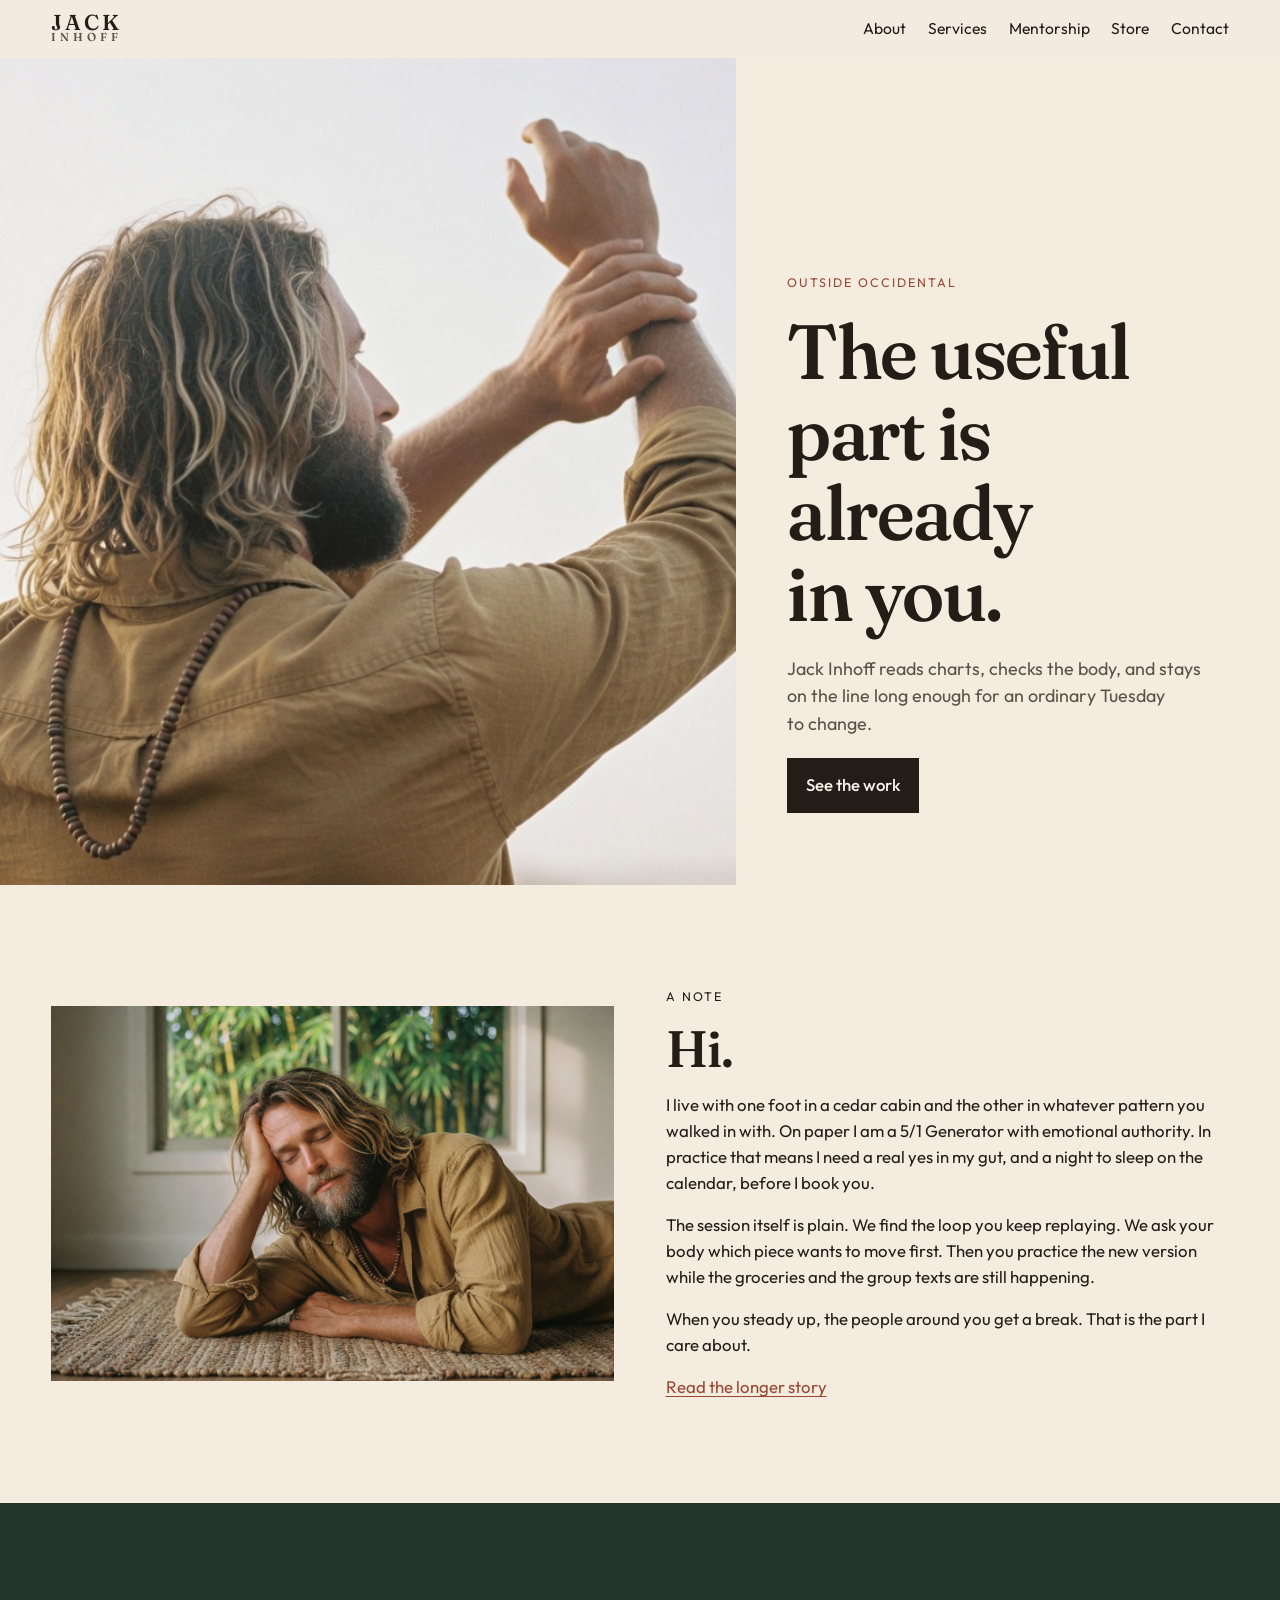
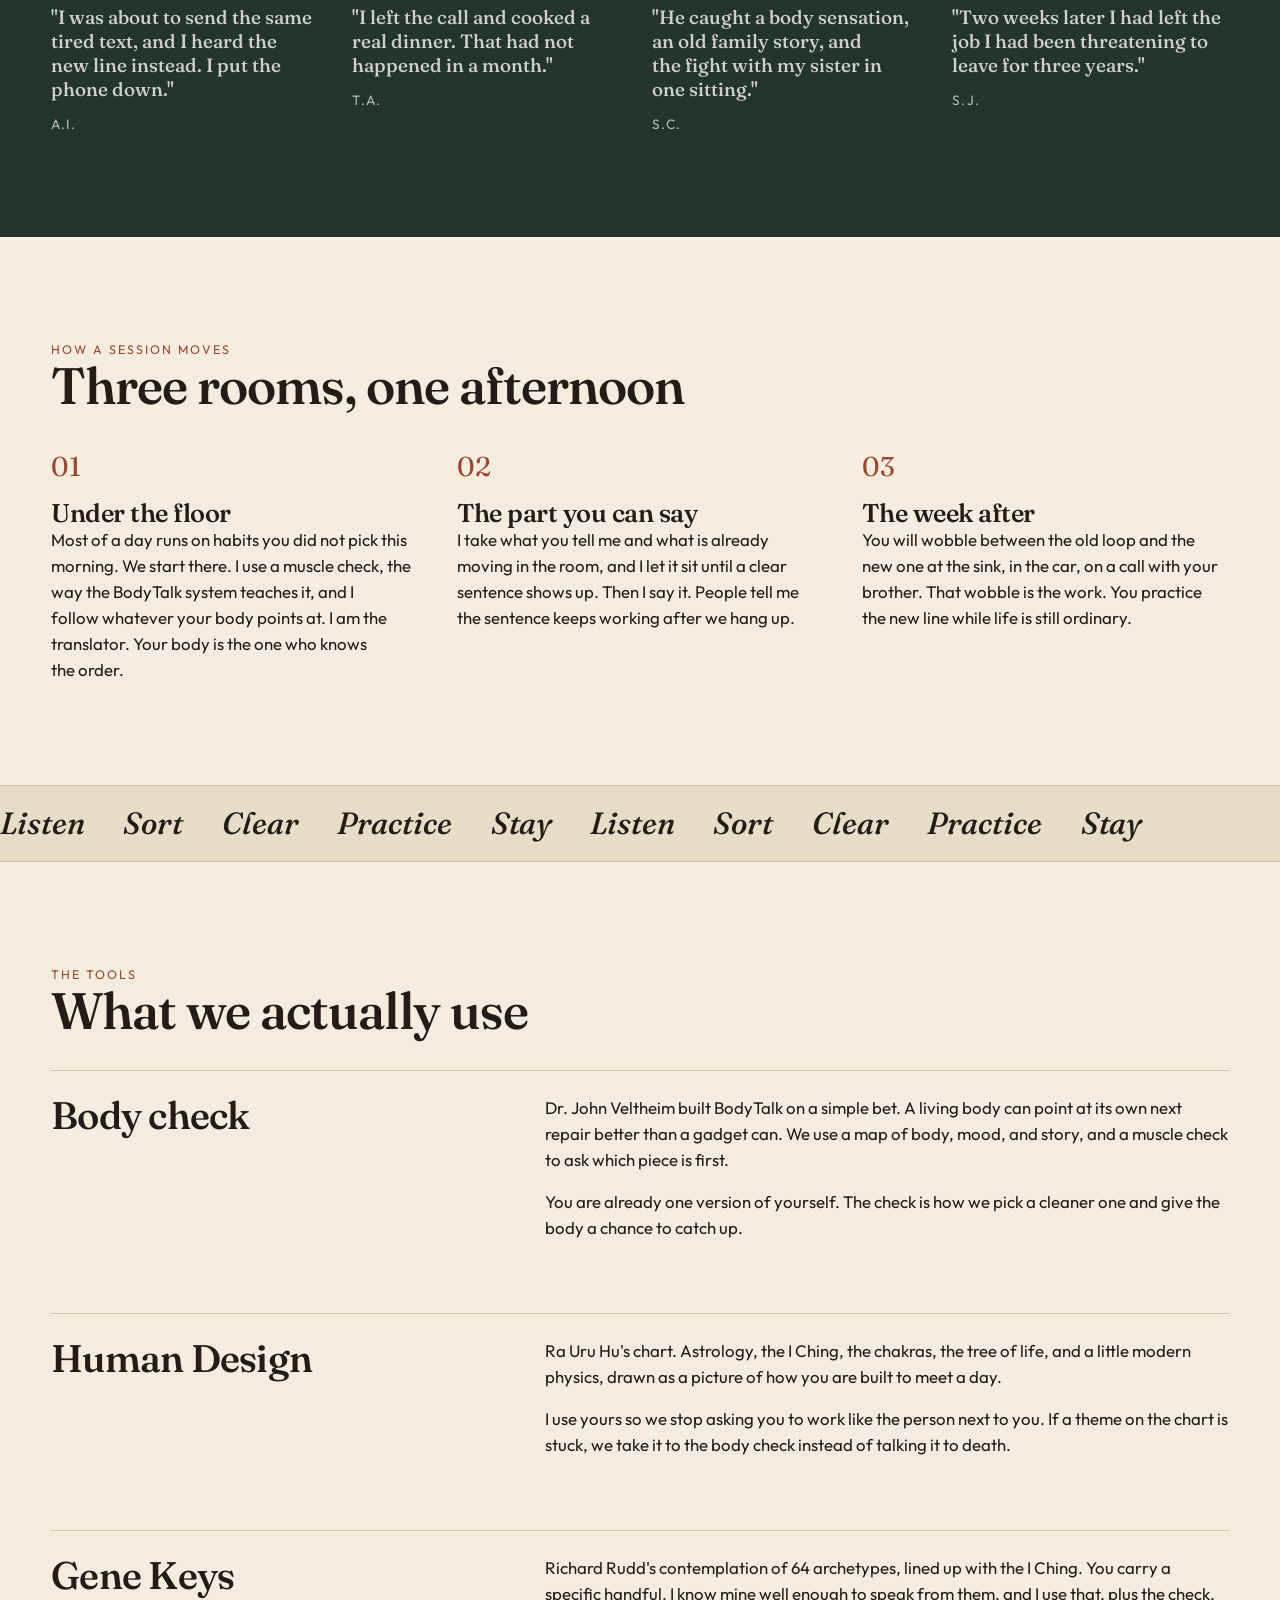
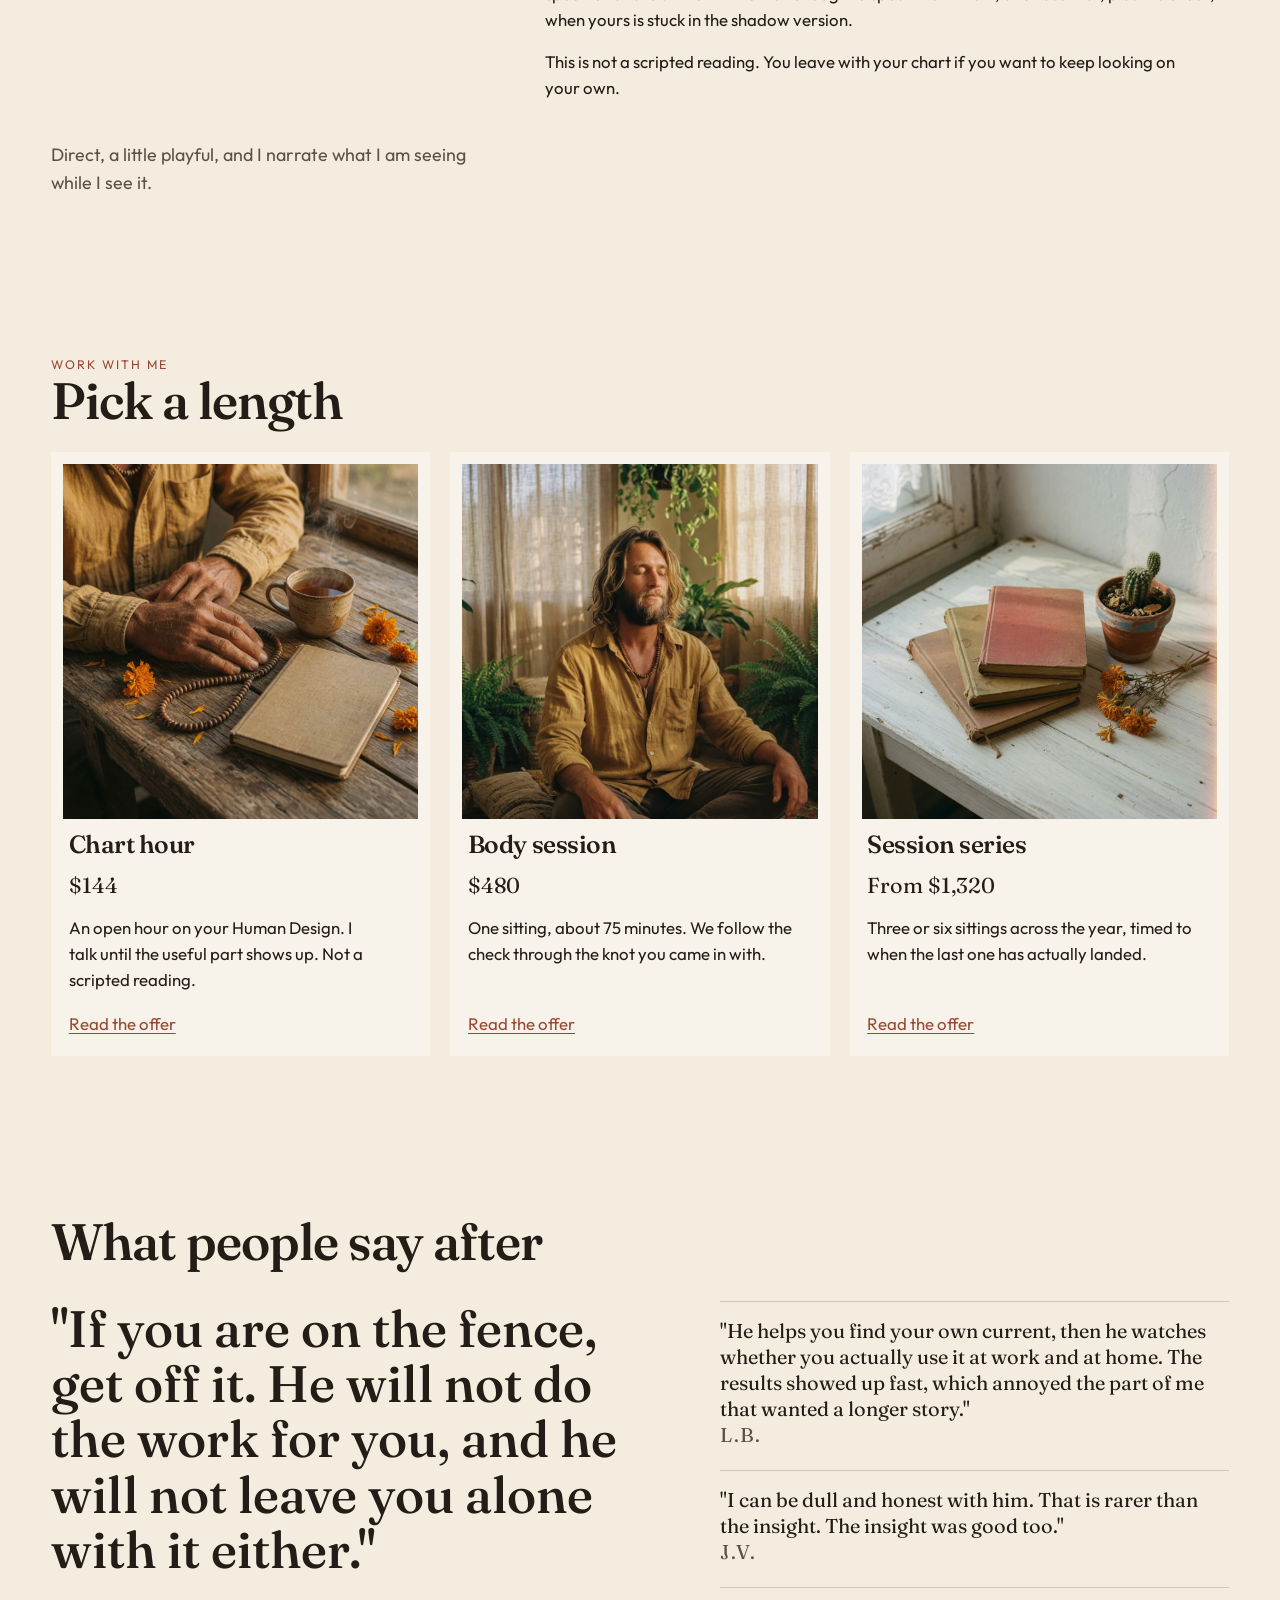
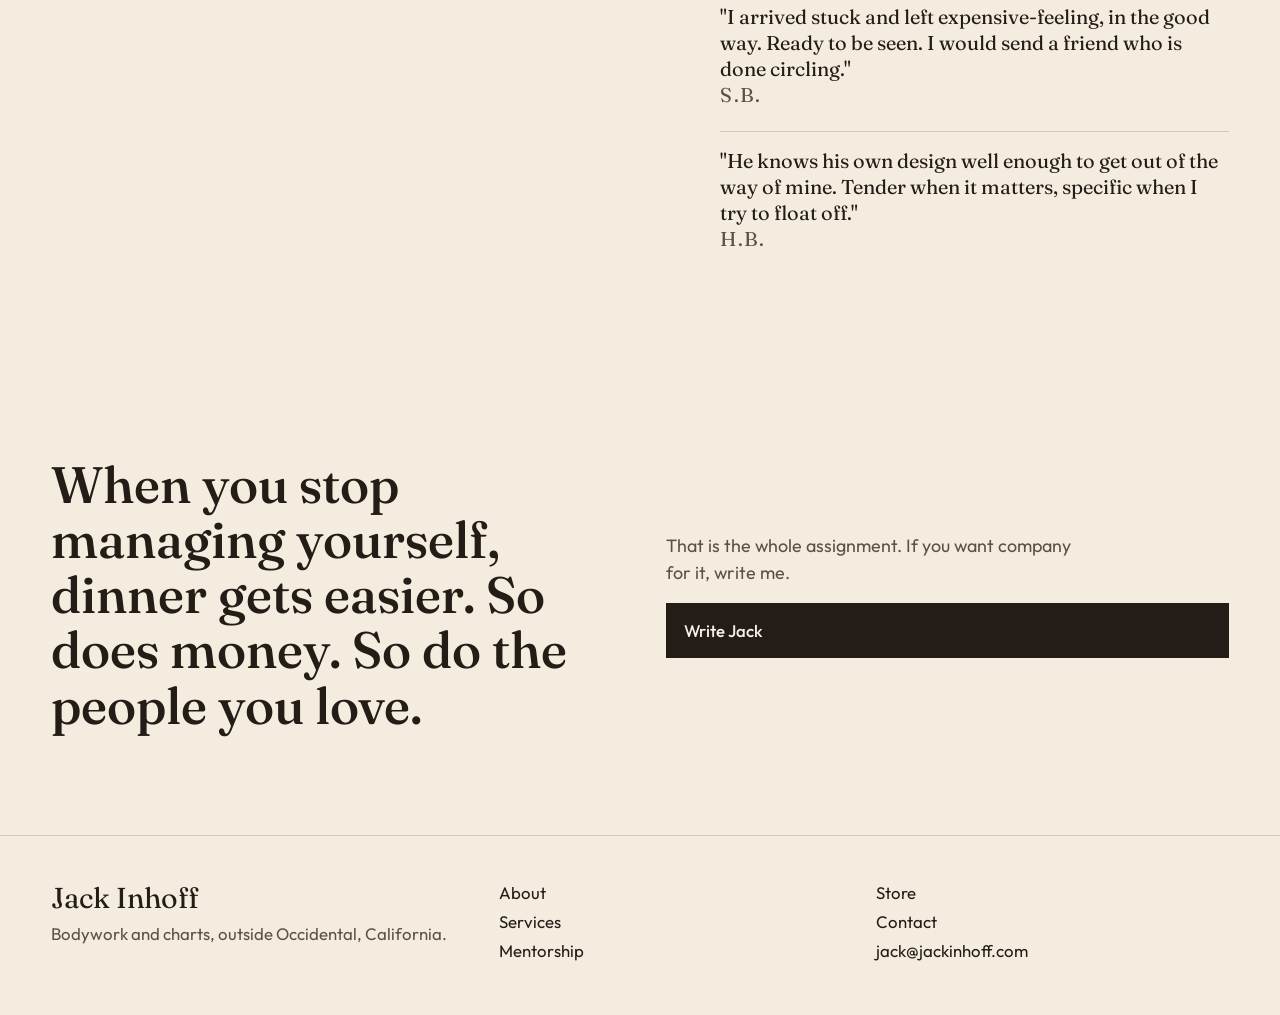
<file: index.html>
<!DOCTYPE html>
<html lang="en">
<head>
  <meta charset="utf-8">
  <meta name="viewport" content="width=device-width, initial-scale=1">
  <title>Jack Inhoff</title>
  <meta name="description" content="Jack Inhoff is a bodyworker and chart reader outside Occidental, California. Sessions by phone, mentorship by the month.">
  <meta name="theme-color" content="#f3ecdf">
  <link rel="icon" href="favicon.svg" type="image/svg+xml">
  <link rel="preconnect" href="https://fonts.googleapis.com">
  <link rel="preconnect" href="https://fonts.gstatic.com" crossorigin>
  <link href="https://fonts.googleapis.com/css2?family=Fraunces:ital,opsz,wght@0,9..144,500..650;1,9..144,500&family=Outfit:wght@400;500;600&display=swap" rel="stylesheet">
  <link rel="stylesheet" href="css/styles.css">
</head>
<body>
  <a class="skip" href="#main">Skip to content</a>
  <header class="site-header">
    <a class="wordmark" href="index.html">
      <span class="wordmark-main">Jack</span>
      <span class="wordmark-sub">Inhoff</span>
    </a>
    <input class="nav-toggle" id="nav-toggle" type="checkbox" aria-label="Menu">
    <label class="nav-button" for="nav-toggle">
      <span class="nav-button-open">Menu</span>
      <span class="nav-button-close">Close</span>
    </label>
    <nav class="site-nav" aria-label="Primary">
      <a href="about.html">About</a>
      <a href="services.html">Services</a>
      <a href="mentorship.html">Mentorship</a>
      <a href="store.html">Store</a>
      <a href="contact.html">Contact</a>
    </nav>
  </header>

  <main id="main">
    <section class="hero">
      <div class="hero-photo">
        <img src="images/hero.jpg" width="1280" height="720" alt="Jack Inhoff from the side, both arms lifted into a bright sky, linen shirt and wooden beads" fetchpriority="high">
      </div>
      <div class="hero-copy">
        <p class="kicker">Outside Occidental</p>
        <h1>The useful part is already in you.</h1>
        <p class="lede">Jack Inhoff reads charts, checks the body, and stays on the line long enough for an ordinary Tuesday to change.</p>
        <a class="button" href="services.html">See the work</a>
      </div>
    </section>

    <section class="section">
      <div class="split">
        <figure class="frame">
          <img src="images/floor.jpg" width="1248" height="832" alt="Jack Inhoff resting his forehead in one hand on a woven rug, bamboo outside the window" loading="lazy">
        </figure>
        <div class="prose">
          <p class="kicker">A note</p>
          <h2>Hi.</h2>
          <p>I live with one foot in a cedar cabin and the other in whatever pattern you walked in with. On paper I am a 5/1 Generator with emotional authority. In practice that means I need a real yes in my gut, and a night to sleep on the calendar, before I book you.</p>
          <p>The session itself is plain. We find the loop you keep replaying. We ask your body which piece wants to move first. Then you practice the new version while the groceries and the group texts are still happening.</p>
          <p>When you steady up, the people around you get a break. That is the part I care about.</p>
          <a class="text-link" href="about.html">Read the longer story</a>
        </div>
      </div>
    </section>

    <section class="section band" aria-labelledby="notes-title">
      <h2 id="notes-title" class="visually-hidden">Notes from people who have sat with Jack</h2>
      <div class="quote-row">
        <blockquote class="quote">
          <p>"I was about to send the same tired text, and I heard the new line instead. I put the phone down."</p>
          <footer>A.I.</footer>
        </blockquote>
        <blockquote class="quote">
          <p>"I left the call and cooked a real dinner. That had not happened in a month."</p>
          <footer>T.A.</footer>
        </blockquote>
        <blockquote class="quote">
          <p>"He caught a body sensation, an old family story, and the fight with my sister in one sitting."</p>
          <footer>S.C.</footer>
        </blockquote>
        <blockquote class="quote">
          <p>"Two weeks later I had left the job I had been threatening to leave for three years."</p>
          <footer>S.J.</footer>
        </blockquote>
      </div>
    </section>

    <section class="section" aria-labelledby="how-title">
      <p class="kicker">How a session moves</p>
      <h2 id="how-title">Three rooms, one afternoon</h2>
      <div class="steps" style="margin-block-start: 2rem">
        <article>
          <span class="step-num">01</span>
          <h3>Under the floor</h3>
          <p>Most of a day runs on habits you did not pick this morning. We start there. I use a muscle check, the way the BodyTalk system teaches it, and I follow whatever your body points at. I am the translator. Your body is the one who knows the order.</p>
        </article>
        <article>
          <span class="step-num">02</span>
          <h3>The part you can say</h3>
          <p>I take what you tell me and what is already moving in the room, and I let it sit until a clear sentence shows up. Then I say it. People tell me the sentence keeps working after we hang up.</p>
        </article>
        <article>
          <span class="step-num">03</span>
          <h3>The week after</h3>
          <p>You will wobble between the old loop and the new one at the sink, in the car, on a call with your brother. That wobble is the work. You practice the new line while life is still ordinary.</p>
        </article>
      </div>
    </section>

    <div class="marquee">
      <p class="visually-hidden">The pace of the work is listen, sort, clear, practice, stay.</p>
      <p class="marquee-track" aria-hidden="true">
        <span>Listen</span><span>Sort</span><span>Clear</span><span>Practice</span><span>Stay</span>
        <span>Listen</span><span>Sort</span><span>Clear</span><span>Practice</span><span>Stay</span>
      </p>
    </div>

    <section class="section" aria-labelledby="tools-title">
      <p class="kicker">The tools</p>
      <h2 id="tools-title">What we actually use</h2>
      <div class="methods" style="margin-block-start: 2rem">
        <article class="method">
          <h3>Body check</h3>
          <div class="prose">
            <p>Dr. John Veltheim built BodyTalk on a simple bet. A living body can point at its own next repair better than a gadget can. We use a map of body, mood, and story, and a muscle check to ask which piece is first.</p>
            <p>You are already one version of yourself. The check is how we pick a cleaner one and give the body a chance to catch up.</p>
          </div>
        </article>
        <article class="method">
          <h3>Human Design</h3>
          <div class="prose">
            <p>Ra Uru Hu's chart. Astrology, the I Ching, the chakras, the tree of life, and a little modern physics, drawn as a picture of how you are built to meet a day.</p>
            <p>I use yours so we stop asking you to work like the person next to you. If a theme on the chart is stuck, we take it to the body check instead of talking it to death.</p>
          </div>
        </article>
        <article class="method">
          <h3>Gene Keys</h3>
          <div class="prose">
            <p>Richard Rudd's contemplation of 64 archetypes, lined up with the I Ching. You carry a specific handful. I know mine well enough to speak from them, and I use that, plus the check, when yours is stuck in the shadow version.</p>
            <p>This is not a scripted reading. You leave with your chart if you want to keep looking on your own.</p>
          </div>
        </article>
      </div>
      <p class="lede" style="margin-block-start: 2.5rem">Direct, a little playful, and I narrate what I am seeing while I see it.</p>
    </section>

    <section class="section section-tight" aria-labelledby="work-title">
      <p class="kicker">Work with me</p>
      <h2 id="work-title">Pick a length</h2>
      <div class="offers" style="margin-block-start: 1.5rem">
        <article class="offer">
          <img src="images/table.jpg" width="1024" height="1024" alt="Jack's hands on a wooden table beside a blank notebook, a clay cup, and wooden beads" loading="lazy">
          <h3>Chart hour</h3>
          <p class="price">$144</p>
          <p>An open hour on your Human Design. I talk until the useful part shows up. Not a scripted reading.</p>
          <a class="text-link" href="activation.html">Read the offer</a>
        </article>
        <article class="offer">
          <img src="images/session.jpg" width="1248" height="832" alt="Jack Inhoff seated with his eyes closed in a room full of ferns and houseplants" loading="lazy">
          <h3>Body session</h3>
          <p class="price">$480</p>
          <p>One sitting, about 75 minutes. We follow the check through the knot you came in with.</p>
          <a class="text-link" href="session.html">Read the offer</a>
        </article>
        <article class="offer">
          <img src="images/journals.jpg" width="1024" height="1024" alt="Three worn clothbound journals stacked beside a small cactus and dried marigold" loading="lazy">
          <h3>Session series</h3>
          <p class="price">From $1,320</p>
          <p>Three or six sittings across the year, timed to when the last one has actually landed.</p>
          <a class="text-link" href="packages.html">Read the offer</a>
        </article>
      </div>
    </section>

    <section class="section" aria-labelledby="said-title">
      <h2 id="said-title">What people say after</h2>
      <div class="pull" style="margin-block-start: 2rem">
        <blockquote class="close-line">"If you are on the fence, get off it. He will not do the work for you, and he will not leave you alone with it either."</blockquote>
        <div class="pull-list">
          <article>
            <p>"He helps you find your own current, then he watches whether you actually use it at work and at home. The results showed up fast, which annoyed the part of me that wanted a longer story."</p>
            <p class="who">L.B.</p>
          </article>
          <article>
            <p>"I can be dull and honest with him. That is rarer than the insight. The insight was good too."</p>
            <p class="who">J.V.</p>
          </article>
          <article>
            <p>"I arrived stuck and left expensive-feeling, in the good way. Ready to be seen. I would send a friend who is done circling."</p>
            <p class="who">S.B.</p>
          </article>
          <article>
            <p>"He knows his own design well enough to get out of the way of mine. Tender when it matters, specific when I try to float off."</p>
            <p class="who">H.B.</p>
          </article>
        </div>
      </div>
    </section>

    <section class="section split">
      <p class="close-line">When you stop managing yourself, dinner gets easier. So does money. So do the people you love.</p>
      <div class="stack">
        <p class="lede">That is the whole assignment. If you want company for it, write me.</p>
        <a class="button" href="contact.html">Write Jack</a>
      </div>
    </section>
  </main>

  <footer class="site-footer">
    <div>
      <p class="footer-name">Jack Inhoff</p>
      <p class="muted">Bodywork and charts, outside Occidental, California.</p>
    </div>
    <div>
      <a href="about.html">About</a>
      <a href="services.html">Services</a>
      <a href="mentorship.html">Mentorship</a>
    </div>
    <div>
      <a href="store.html">Store</a>
      <a href="contact.html">Contact</a>
      <a href="mailto:jack@jackinhoff.com">jack@jackinhoff.com</a>
    </div>
  </footer>
</body>
</html>
</file>
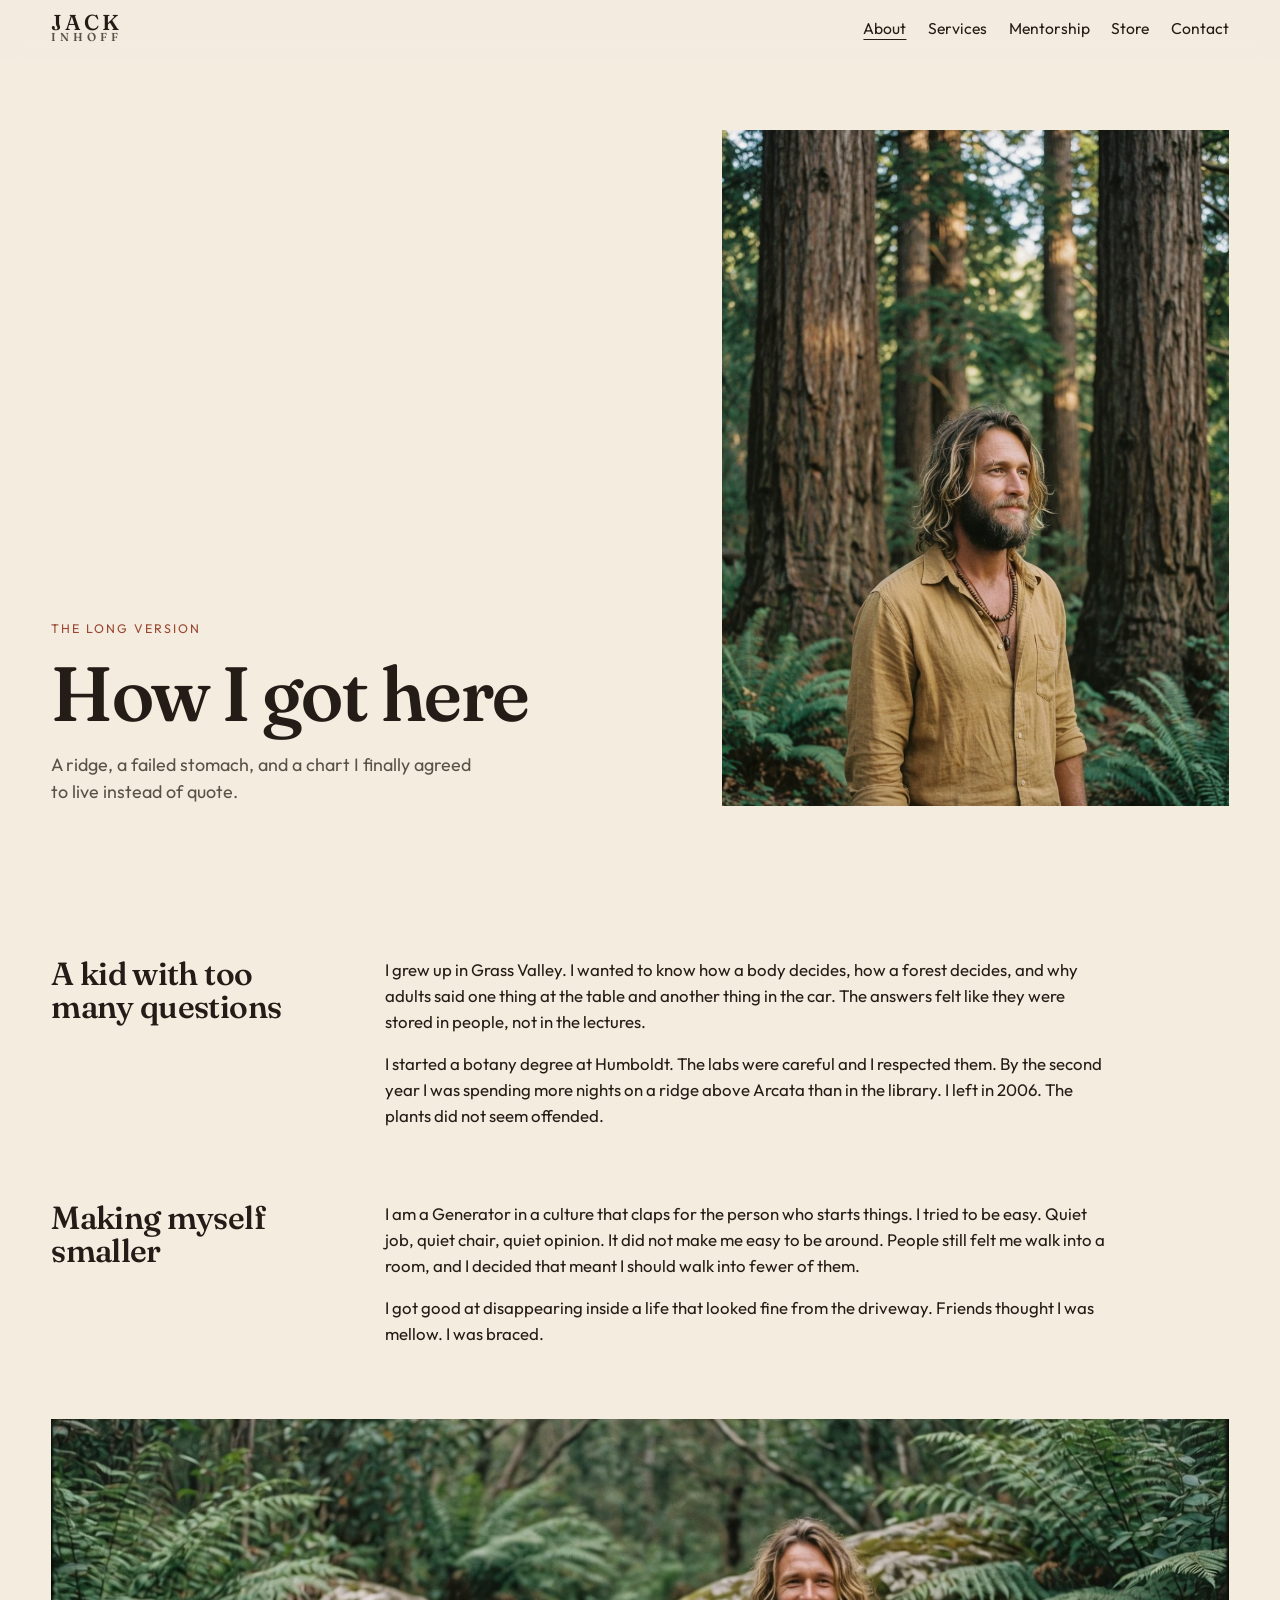
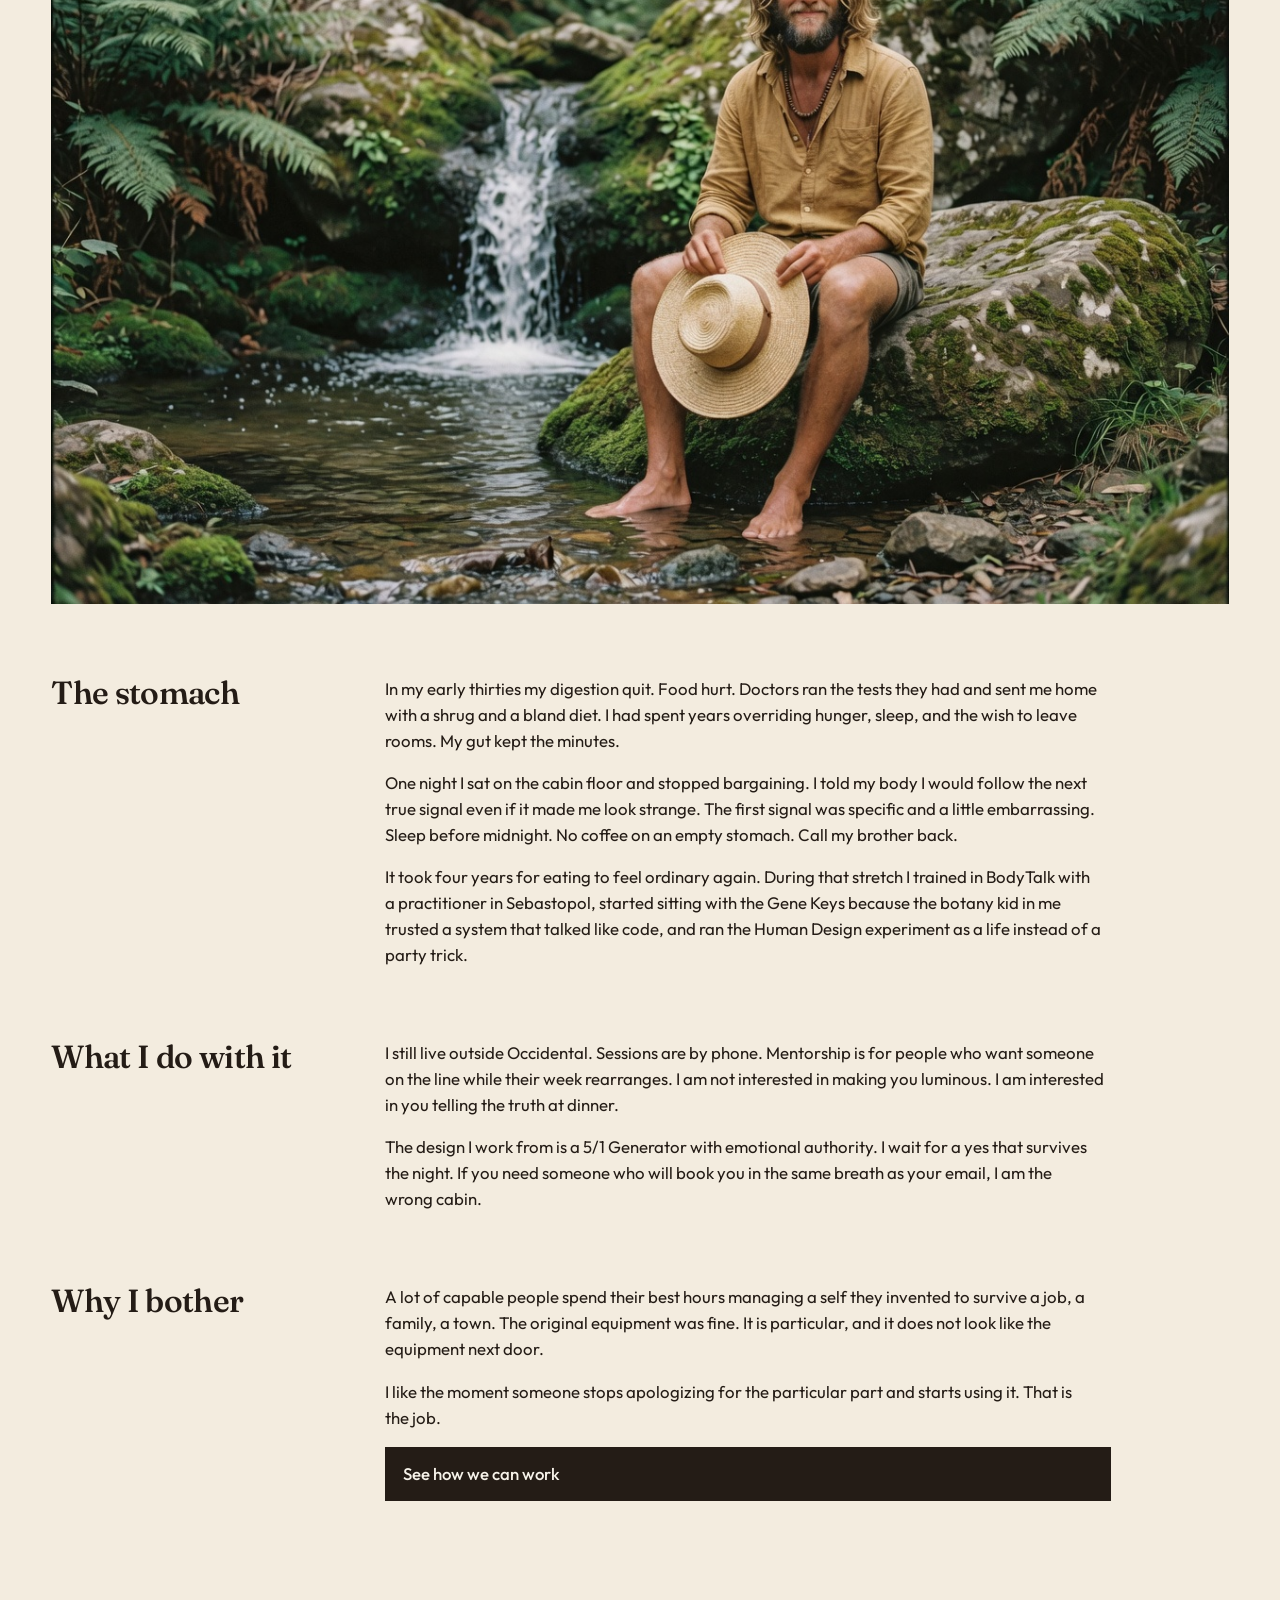
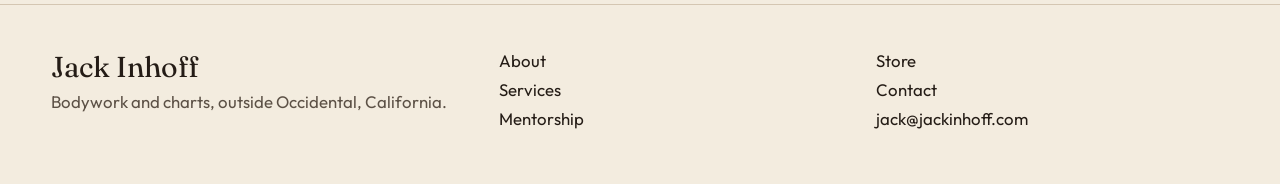
<file: about.html>
<!DOCTYPE html>
<html lang="en">
<head>
  <meta charset="utf-8">
  <meta name="viewport" content="width=device-width, initial-scale=1">
  <title>About | Jack Inhoff</title>
  <meta name="description" content="Jack Inhoff grew up in Grass Valley, left a botany program at Humboldt, and now does bodywork and chart sessions from a cabin outside Occidental.">
  <meta name="theme-color" content="#f3ecdf">
  <link rel="icon" href="favicon.svg" type="image/svg+xml">
  <link rel="preconnect" href="https://fonts.googleapis.com">
  <link rel="preconnect" href="https://fonts.gstatic.com" crossorigin>
  <link href="https://fonts.googleapis.com/css2?family=Fraunces:ital,opsz,wght@0,9..144,500..650;1,9..144,500&family=Outfit:wght@400;500;600&display=swap" rel="stylesheet">
  <link rel="stylesheet" href="css/styles.css">
</head>
<body>
  <a class="skip" href="#main">Skip to content</a>
  <header class="site-header">
    <a class="wordmark" href="index.html">
      <span class="wordmark-main">Jack</span>
      <span class="wordmark-sub">Inhoff</span>
    </a>
    <input class="nav-toggle" id="nav-toggle" type="checkbox" aria-label="Menu">
    <label class="nav-button" for="nav-toggle">
      <span class="nav-button-open">Menu</span>
      <span class="nav-button-close">Close</span>
    </label>
    <nav class="site-nav" aria-label="Primary">
      <a href="about.html" aria-current="page">About</a>
      <a href="services.html">Services</a>
      <a href="mentorship.html">Mentorship</a>
      <a href="store.html">Store</a>
      <a href="contact.html">Contact</a>
    </nav>
  </header>

  <main id="main">
    <header class="page-hero">
      <div class="stack">
        <p class="kicker">The long version</p>
        <h1>How I got here</h1>
        <p class="lede">A ridge, a failed stomach, and a chart I finally agreed to live instead of quote.</p>
      </div>
      <figure class="frame frame-tall">
        <img src="images/woods.jpg" width="832" height="1248" alt="Jack Inhoff standing among redwood trunks in dappled light, ochre linen shirt and wooden beads" fetchpriority="high">
      </figure>
    </header>

    <section class="section story">
      <article class="story-block">
        <h2>A kid with too many questions</h2>
        <div class="prose">
          <p>I grew up in Grass Valley. I wanted to know how a body decides, how a forest decides, and why adults said one thing at the table and another thing in the car. The answers felt like they were stored in people, not in the lectures.</p>
          <p>I started a botany degree at Humboldt. The labs were careful and I respected them. By the second year I was spending more nights on a ridge above Arcata than in the library. I left in 2006. The plants did not seem offended.</p>
        </div>
      </article>

      <article class="story-block">
        <h2>Making myself smaller</h2>
        <div class="prose">
          <p>I am a Generator in a culture that claps for the person who starts things. I tried to be easy. Quiet job, quiet chair, quiet opinion. It did not make me easy to be around. People still felt me walk into a room, and I decided that meant I should walk into fewer of them.</p>
          <p>I got good at disappearing inside a life that looked fine from the driveway. Friends thought I was mellow. I was braced.</p>
        </div>
      </article>

      <figure class="frame">
        <img src="images/creek.jpg" width="1248" height="832" alt="Jack Inhoff sitting on a mossy rock beside a small green waterfall, straw hat in his hands" loading="lazy">
      </figure>

      <article class="story-block">
        <h2>The stomach</h2>
        <div class="prose">
          <p>In my early thirties my digestion quit. Food hurt. Doctors ran the tests they had and sent me home with a shrug and a bland diet. I had spent years overriding hunger, sleep, and the wish to leave rooms. My gut kept the minutes.</p>
          <p>One night I sat on the cabin floor and stopped bargaining. I told my body I would follow the next true signal even if it made me look strange. The first signal was specific and a little embarrassing. Sleep before midnight. No coffee on an empty stomach. Call my brother back.</p>
          <p>It took four years for eating to feel ordinary again. During that stretch I trained in BodyTalk with a practitioner in Sebastopol, started sitting with the Gene Keys because the botany kid in me trusted a system that talked like code, and ran the Human Design experiment as a life instead of a party trick.</p>
        </div>
      </article>

      <article class="story-block">
        <h2>What I do with it</h2>
        <div class="prose">
          <p>I still live outside Occidental. Sessions are by phone. Mentorship is for people who want someone on the line while their week rearranges. I am not interested in making you luminous. I am interested in you telling the truth at dinner.</p>
          <p>The design I work from is a 5/1 Generator with emotional authority. I wait for a yes that survives the night. If you need someone who will book you in the same breath as your email, I am the wrong cabin.</p>
        </div>
      </article>

      <article class="story-block">
        <h2>Why I bother</h2>
        <div class="prose">
          <p>A lot of capable people spend their best hours managing a self they invented to survive a job, a family, a town. The original equipment was fine. It is particular, and it does not look like the equipment next door.</p>
          <p>I like the moment someone stops apologizing for the particular part and starts using it. That is the job.</p>
          <a class="button" href="services.html">See how we can work</a>
        </div>
      </article>
    </section>
  </main>

  <footer class="site-footer">
    <div>
      <p class="footer-name">Jack Inhoff</p>
      <p class="muted">Bodywork and charts, outside Occidental, California.</p>
    </div>
    <div>
      <a href="about.html" aria-current="page">About</a>
      <a href="services.html">Services</a>
      <a href="mentorship.html">Mentorship</a>
    </div>
    <div>
      <a href="store.html">Store</a>
      <a href="contact.html">Contact</a>
      <a href="mailto:jack@jackinhoff.com">jack@jackinhoff.com</a>
    </div>
  </footer>
</body>
</html>
</file>
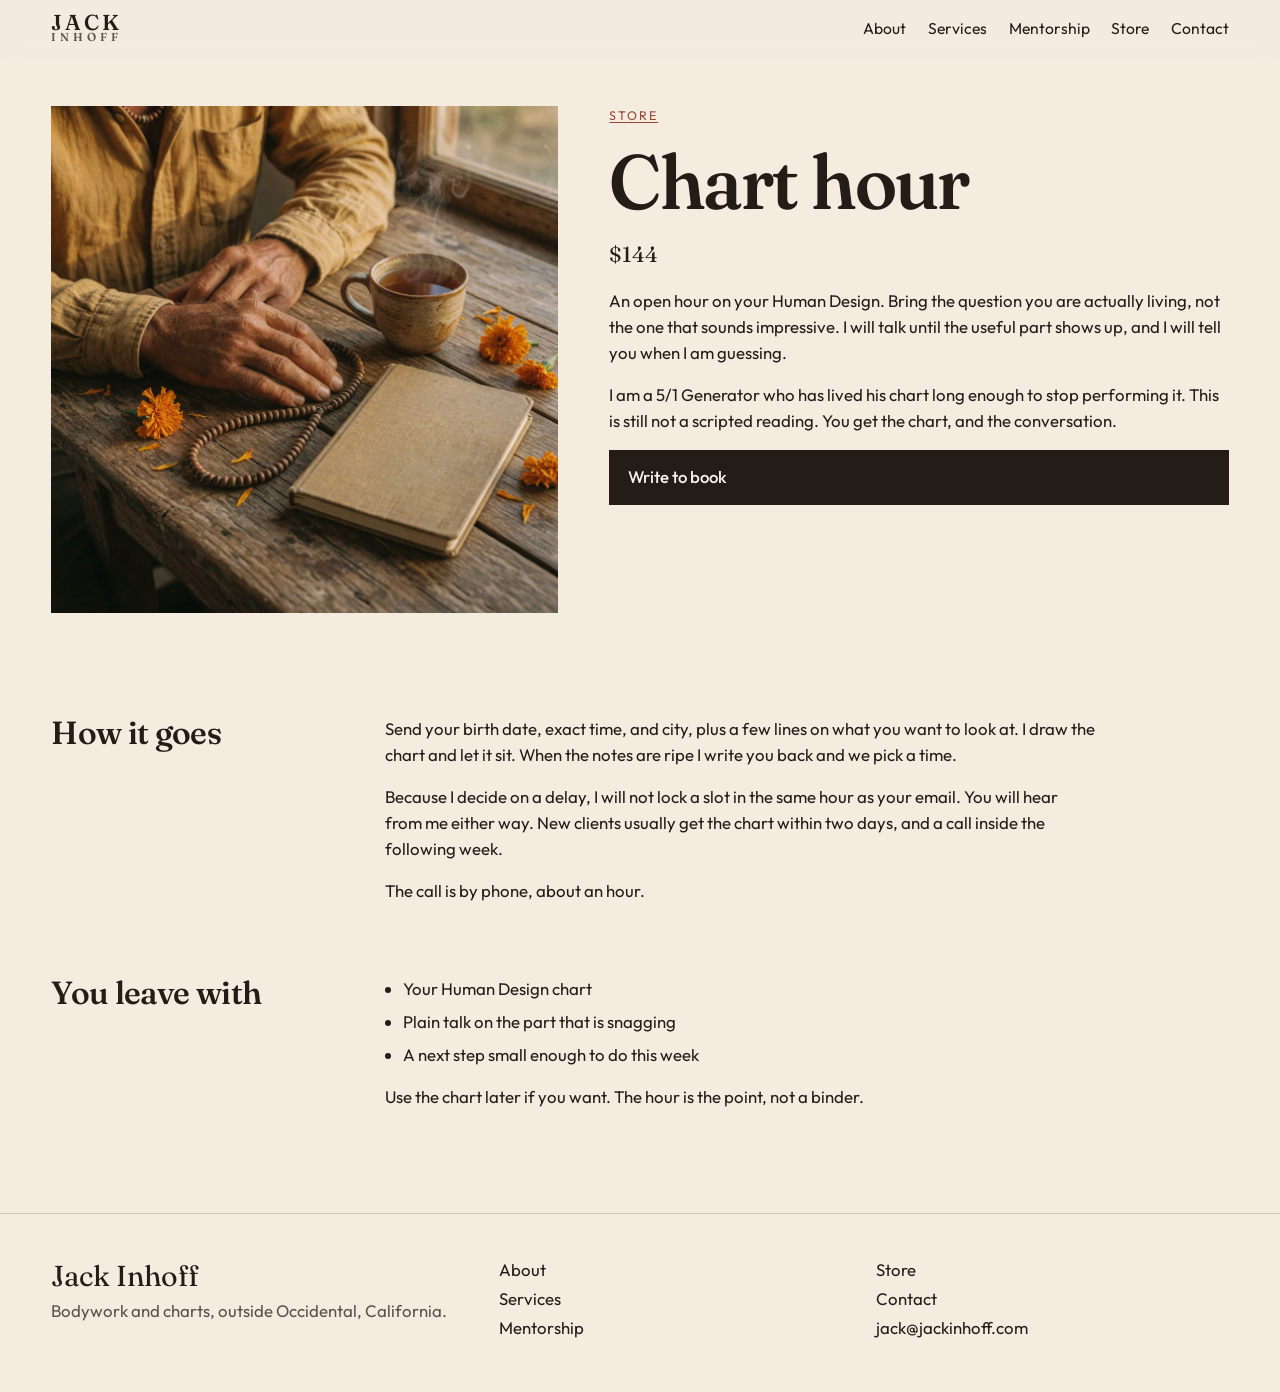
<file: activation.html>
<!DOCTYPE html>
<html lang="en">
<head>
  <meta charset="utf-8">
  <meta name="viewport" content="width=device-width, initial-scale=1">
  <title>Chart hour | Jack Inhoff</title>
  <meta name="description" content="A $144 chart hour with Jack Inhoff. Human Design, spoken plain, not a scripted reading.">
  <meta name="theme-color" content="#f3ecdf">
  <link rel="icon" href="favicon.svg" type="image/svg+xml">
  <link rel="preconnect" href="https://fonts.googleapis.com">
  <link rel="preconnect" href="https://fonts.gstatic.com" crossorigin>
  <link href="https://fonts.googleapis.com/css2?family=Fraunces:ital,opsz,wght@0,9..144,500..650;1,9..144,500&family=Outfit:wght@400;500;600&display=swap" rel="stylesheet">
  <link rel="stylesheet" href="css/styles.css">
</head>
<body>
  <a class="skip" href="#main">Skip to content</a>
  <header class="site-header">
    <a class="wordmark" href="index.html">
      <span class="wordmark-main">Jack</span>
      <span class="wordmark-sub">Inhoff</span>
    </a>
    <input class="nav-toggle" id="nav-toggle" type="checkbox" aria-label="Menu">
    <label class="nav-button" for="nav-toggle">
      <span class="nav-button-open">Menu</span>
      <span class="nav-button-close">Close</span>
    </label>
    <nav class="site-nav" aria-label="Primary">
      <a href="about.html">About</a>
      <a href="services.html">Services</a>
      <a href="mentorship.html">Mentorship</a>
      <a href="store.html">Store</a>
      <a href="contact.html">Contact</a>
    </nav>
  </header>

  <main id="main">
    <article>
      <header class="product">
        <figure class="frame frame-square">
          <img src="images/table.jpg" width="1024" height="1024" alt="Jack's hands beside a blank notebook, clay cup, and wooden beads" fetchpriority="high">
        </figure>
        <div class="product-copy">
          <p class="kicker"><a class="text-link" href="store.html">Store</a></p>
          <h1>Chart hour</h1>
          <p class="price">$144</p>
          <p>An open hour on your Human Design. Bring the question you are actually living, not the one that sounds impressive. I will talk until the useful part shows up, and I will tell you when I am guessing.</p>
          <p>I am a 5/1 Generator who has lived his chart long enough to stop performing it. This is still not a scripted reading. You get the chart, and the conversation.</p>
          <a class="button" href="mailto:jack@jackinhoff.com?subject=Chart%20hour">Write to book</a>
        </div>
      </header>

      <section class="section story">
        <article class="story-block">
          <h2>How it goes</h2>
          <div class="prose">
            <p>Send your birth date, exact time, and city, plus a few lines on what you want to look at. I draw the chart and let it sit. When the notes are ripe I write you back and we pick a time.</p>
            <p>Because I decide on a delay, I will not lock a slot in the same hour as your email. You will hear from me either way. New clients usually get the chart within two days, and a call inside the following week.</p>
            <p>The call is by phone, about an hour.</p>
          </div>
        </article>
        <article class="story-block">
          <h2>You leave with</h2>
          <div class="prose">
            <ul class="list">
              <li>Your Human Design chart</li>
              <li>Plain talk on the part that is snagging</li>
              <li>A next step small enough to do this week</li>
            </ul>
            <p>Use the chart later if you want. The hour is the point, not a binder.</p>
          </div>
        </article>
      </section>
    </article>
  </main>

  <footer class="site-footer">
    <div>
      <p class="footer-name">Jack Inhoff</p>
      <p class="muted">Bodywork and charts, outside Occidental, California.</p>
    </div>
    <div>
      <a href="about.html">About</a>
      <a href="services.html">Services</a>
      <a href="mentorship.html">Mentorship</a>
    </div>
    <div>
      <a href="store.html">Store</a>
      <a href="contact.html">Contact</a>
      <a href="mailto:jack@jackinhoff.com">jack@jackinhoff.com</a>
    </div>
  </footer>
</body>
</html>
</file>
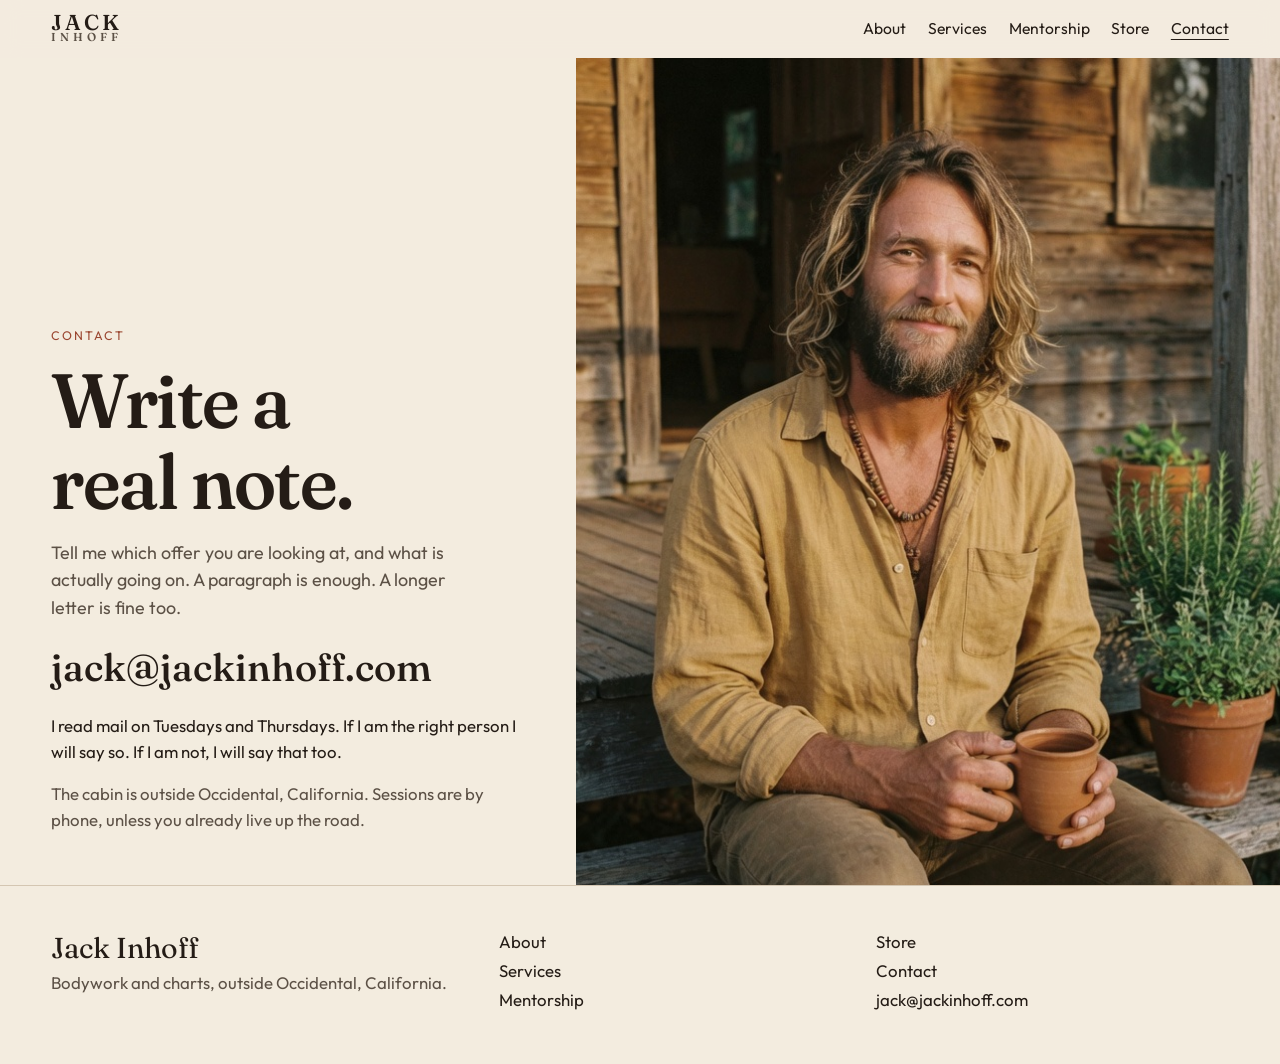
<file: contact.html>
<!DOCTYPE html>
<html lang="en">
<head>
  <meta charset="utf-8">
  <meta name="viewport" content="width=device-width, initial-scale=1">
  <title>Contact | Jack Inhoff</title>
  <meta name="description" content="Write Jack Inhoff at jack@jackinhoff.com. He reads mail on Tuesdays and Thursdays. Sessions are by phone.">
  <meta name="theme-color" content="#f3ecdf">
  <link rel="icon" href="favicon.svg" type="image/svg+xml">
  <link rel="preconnect" href="https://fonts.googleapis.com">
  <link rel="preconnect" href="https://fonts.gstatic.com" crossorigin>
  <link href="https://fonts.googleapis.com/css2?family=Fraunces:ital,opsz,wght@0,9..144,500..650;1,9..144,500&family=Outfit:wght@400;500;600&display=swap" rel="stylesheet">
  <link rel="stylesheet" href="css/styles.css">
</head>
<body>
  <a class="skip" href="#main">Skip to content</a>
  <header class="site-header">
    <a class="wordmark" href="index.html">
      <span class="wordmark-main">Jack</span>
      <span class="wordmark-sub">Inhoff</span>
    </a>
    <input class="nav-toggle" id="nav-toggle" type="checkbox" aria-label="Menu">
    <label class="nav-button" for="nav-toggle">
      <span class="nav-button-open">Menu</span>
      <span class="nav-button-close">Close</span>
    </label>
    <nav class="site-nav" aria-label="Primary">
      <a href="about.html">About</a>
      <a href="services.html">Services</a>
      <a href="mentorship.html">Mentorship</a>
      <a href="store.html">Store</a>
      <a href="contact.html" aria-current="page">Contact</a>
    </nav>
  </header>

  <main id="main">
    <section class="contact-layout">
      <div class="contact-copy">
        <p class="kicker">Contact</p>
        <h1>Write a real note.</h1>
        <p class="lede">Tell me which offer you are looking at, and what is actually going on. A paragraph is enough. A longer letter is fine too.</p>
        <a class="mail" href="mailto:jack@jackinhoff.com">jack@jackinhoff.com</a>
        <p>I read mail on Tuesdays and Thursdays. If I am the right person I will say so. If I am not, I will say that too.</p>
        <p class="muted">The cabin is outside Occidental, California. Sessions are by phone, unless you already live up the road.</p>
      </div>
      <figure class="frame contact-photo">
        <img src="images/porch.jpg" width="1248" height="832" alt="Jack Inhoff sitting on the steps of a cedar cabin with a clay mug, herb pots beside him" fetchpriority="high">
      </figure>
    </section>
  </main>

  <footer class="site-footer">
    <div>
      <p class="footer-name">Jack Inhoff</p>
      <p class="muted">Bodywork and charts, outside Occidental, California.</p>
    </div>
    <div>
      <a href="about.html">About</a>
      <a href="services.html">Services</a>
      <a href="mentorship.html">Mentorship</a>
    </div>
    <div>
      <a href="store.html">Store</a>
      <a href="contact.html" aria-current="page">Contact</a>
      <a href="mailto:jack@jackinhoff.com">jack@jackinhoff.com</a>
    </div>
  </footer>
</body>
</html>
</file>
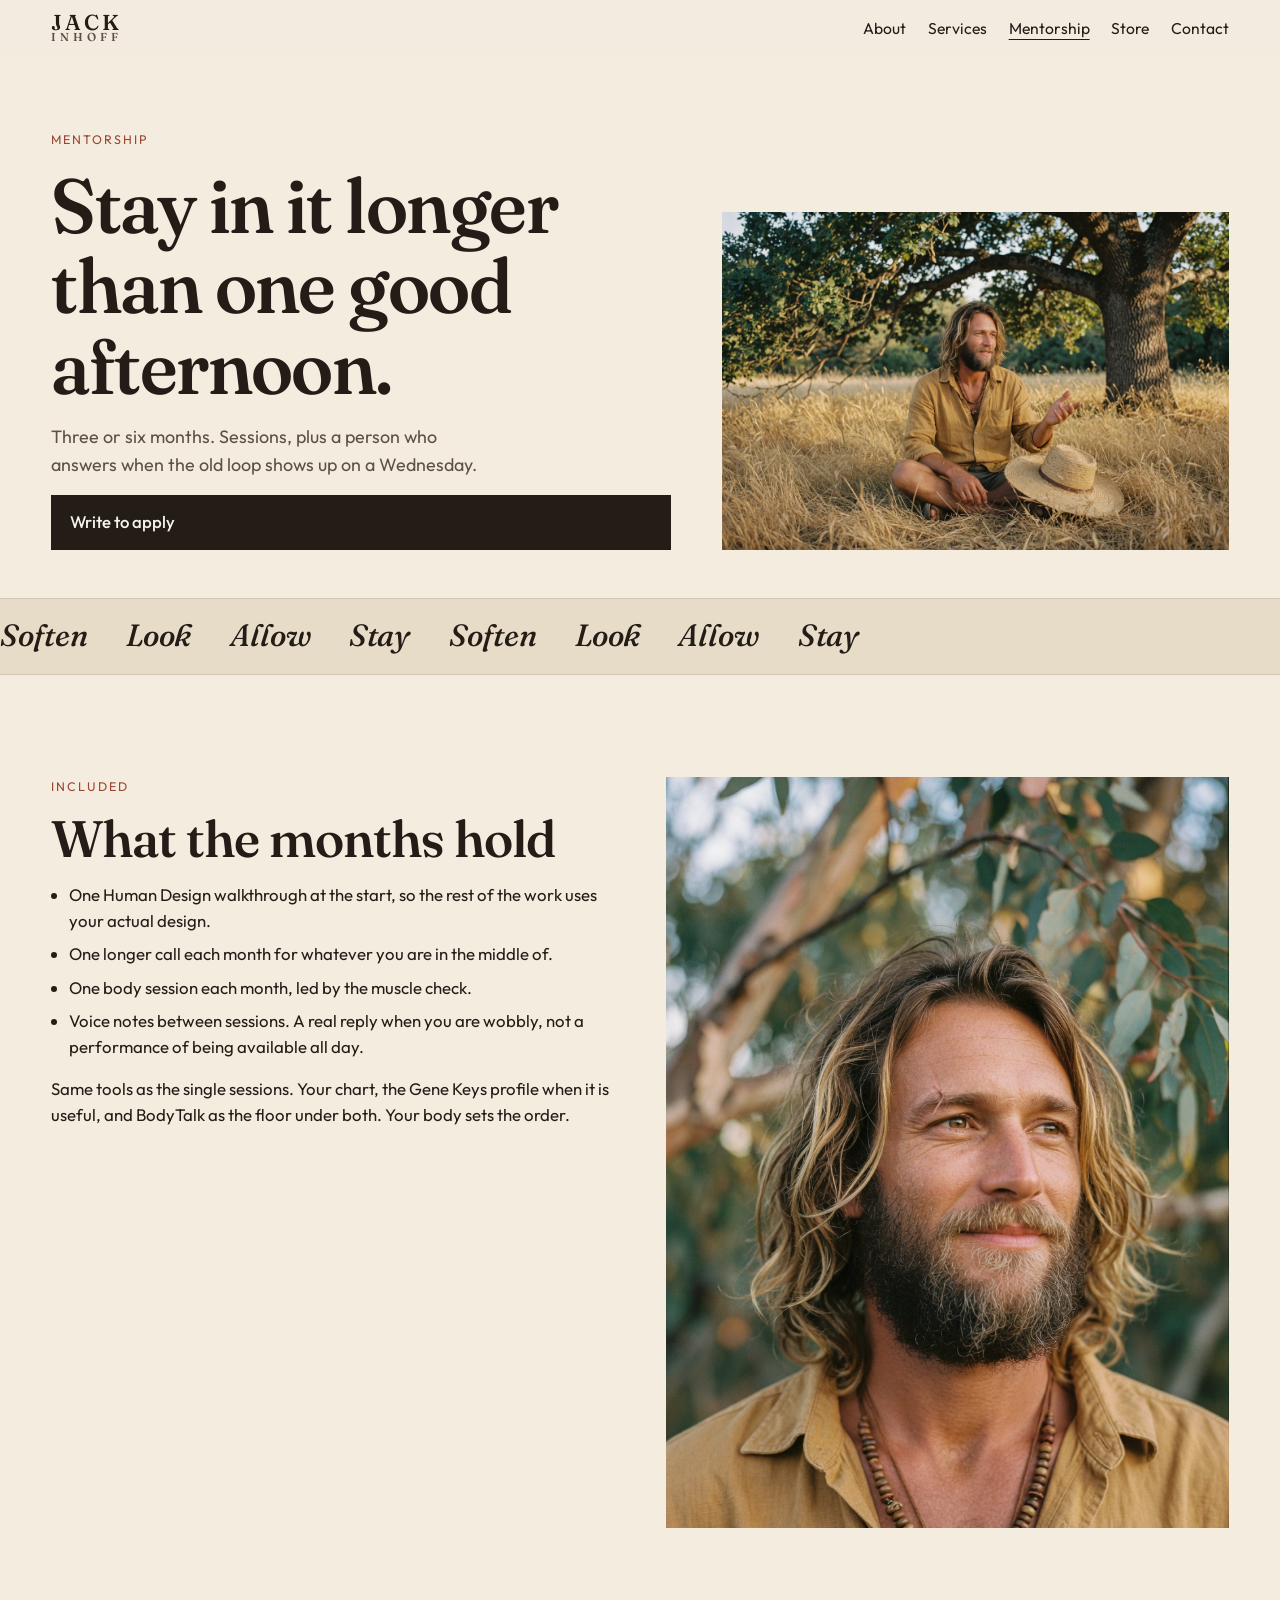
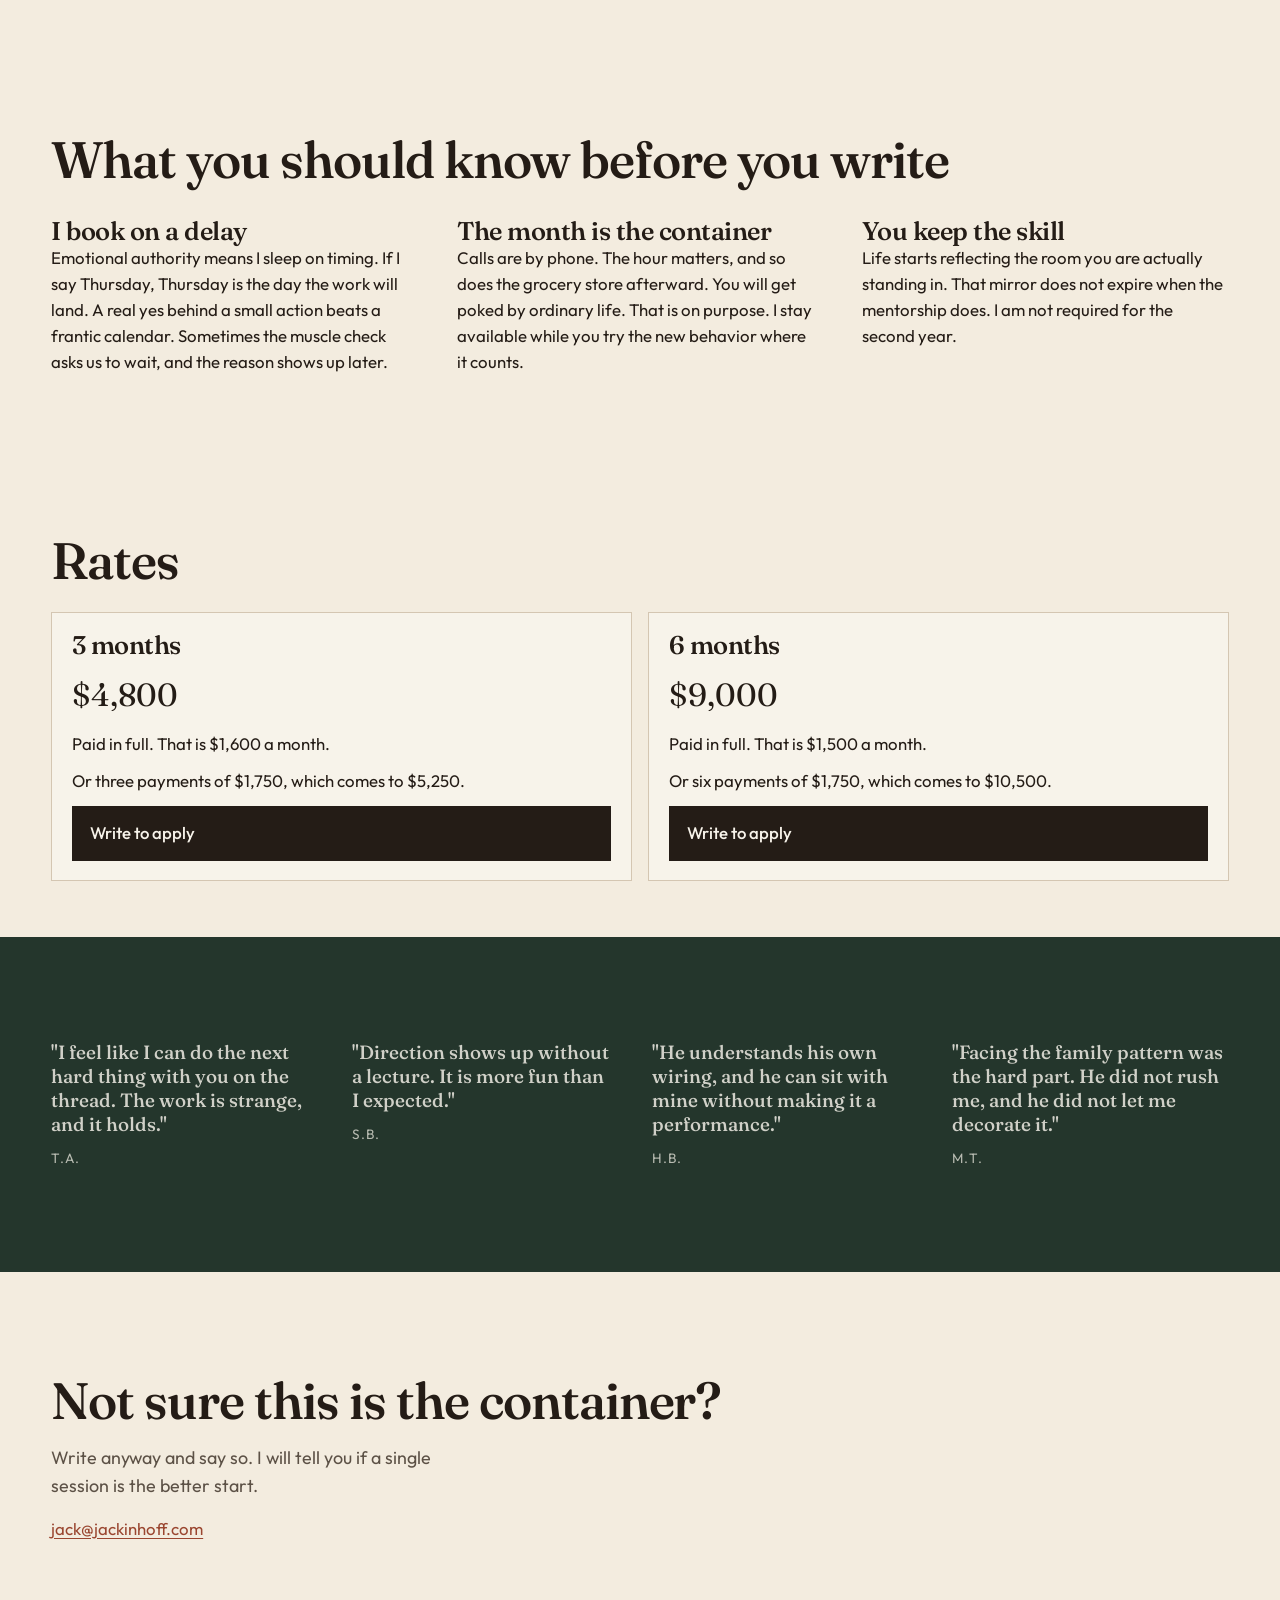
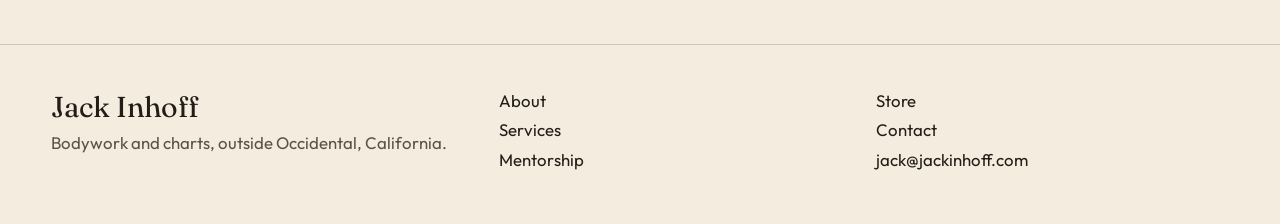
<file: mentorship.html>
<!DOCTYPE html>
<html lang="en">
<head>
  <meta charset="utf-8">
  <meta name="viewport" content="width=device-width, initial-scale=1">
  <title>Mentorship | Jack Inhoff</title>
  <meta name="description" content="Three or six months with Jack Inhoff. A chart walkthrough, monthly body sessions, and voice notes between them.">
  <meta name="theme-color" content="#f3ecdf">
  <link rel="icon" href="favicon.svg" type="image/svg+xml">
  <link rel="preconnect" href="https://fonts.googleapis.com">
  <link rel="preconnect" href="https://fonts.gstatic.com" crossorigin>
  <link href="https://fonts.googleapis.com/css2?family=Fraunces:ital,opsz,wght@0,9..144,500..650;1,9..144,500&family=Outfit:wght@400;500;600&display=swap" rel="stylesheet">
  <link rel="stylesheet" href="css/styles.css">
</head>
<body>
  <a class="skip" href="#main">Skip to content</a>
  <header class="site-header">
    <a class="wordmark" href="index.html">
      <span class="wordmark-main">Jack</span>
      <span class="wordmark-sub">Inhoff</span>
    </a>
    <input class="nav-toggle" id="nav-toggle" type="checkbox" aria-label="Menu">
    <label class="nav-button" for="nav-toggle">
      <span class="nav-button-open">Menu</span>
      <span class="nav-button-close">Close</span>
    </label>
    <nav class="site-nav" aria-label="Primary">
      <a href="about.html">About</a>
      <a href="services.html">Services</a>
      <a href="mentorship.html" aria-current="page">Mentorship</a>
      <a href="store.html">Store</a>
      <a href="contact.html">Contact</a>
    </nav>
  </header>

  <main id="main">
    <header class="page-hero">
      <div class="stack">
        <p class="kicker">Mentorship</p>
        <h1>Stay in it longer than one good afternoon.</h1>
        <p class="lede">Three or six months. Sessions, plus a person who answers when the old loop shows up on a Wednesday.</p>
        <a class="button" href="mailto:jack@jackinhoff.com?subject=Mentorship">Write to apply</a>
      </div>
      <figure class="frame">
        <img src="images/oak.jpg" width="1248" height="832" alt="Jack Inhoff sitting under an oak in dry grass, one hand open mid-sentence, straw hat beside him" fetchpriority="high">
      </figure>
    </header>

    <div class="marquee">
      <p class="visually-hidden">The feel of the mentorship is soften, look, allow, stay.</p>
      <p class="marquee-track" aria-hidden="true">
        <span>Soften</span><span>Look</span><span>Allow</span><span>Stay</span>
        <span>Soften</span><span>Look</span><span>Allow</span><span>Stay</span>
      </p>
    </div>

    <section class="section split split-start">
      <div class="stack">
        <p class="kicker">Included</p>
        <h2>What the months hold</h2>
        <ul class="list">
          <li>One Human Design walkthrough at the start, so the rest of the work uses your actual design.</li>
          <li>One longer call each month for whatever you are in the middle of.</li>
          <li>One body session each month, led by the muscle check.</li>
          <li>Voice notes between sessions. A real reply when you are wobbly, not a performance of being available all day.</li>
        </ul>
        <p>Same tools as the single sessions. Your chart, the Gene Keys profile when it is useful, and BodyTalk as the floor under both. Your body sets the order.</p>
      </div>
      <figure class="frame frame-tall">
        <img src="images/portrait.jpg" width="832" height="1248" alt="Portrait of Jack Inhoff outdoors, half smile, wooden beads at his collar" loading="lazy">
      </figure>
    </section>

    <section class="section" aria-labelledby="know-title">
      <h2 id="know-title">What you should know before you write</h2>
      <div class="steps" style="margin-block-start: 2rem">
        <article>
          <h3>I book on a delay</h3>
          <p>Emotional authority means I sleep on timing. If I say Thursday, Thursday is the day the work will land. A real yes behind a small action beats a frantic calendar. Sometimes the muscle check asks us to wait, and the reason shows up later.</p>
        </article>
        <article>
          <h3>The month is the container</h3>
          <p>Calls are by phone. The hour matters, and so does the grocery store afterward. You will get poked by ordinary life. That is on purpose. I stay available while you try the new behavior where it counts.</p>
        </article>
        <article>
          <h3>You keep the skill</h3>
          <p>Life starts reflecting the room you are actually standing in. That mirror does not expire when the mentorship does. I am not required for the second year.</p>
        </article>
      </div>
    </section>

    <section class="section section-tight" aria-labelledby="rates-title">
      <h2 id="rates-title">Rates</h2>
      <div class="price-grid" style="margin-block-start: 1.5rem">
        <article class="price-card">
          <h3>3 months</h3>
          <p class="price">$4,800</p>
          <p>Paid in full. That is $1,600 a month.</p>
          <p>Or three payments of $1,750, which comes to $5,250.</p>
          <a class="button" href="mailto:jack@jackinhoff.com?subject=3%20month%20mentorship">Write to apply</a>
        </article>
        <article class="price-card">
          <h3>6 months</h3>
          <p class="price">$9,000</p>
          <p>Paid in full. That is $1,500 a month.</p>
          <p>Or six payments of $1,750, which comes to $10,500.</p>
          <a class="button" href="mailto:jack@jackinhoff.com?subject=6%20month%20mentorship">Write to apply</a>
        </article>
      </div>
    </section>

    <section class="section band">
      <div class="quote-row">
        <blockquote class="quote">
          <p>"I feel like I can do the next hard thing with you on the thread. The work is strange, and it holds."</p>
          <footer>T.A.</footer>
        </blockquote>
        <blockquote class="quote">
          <p>"Direction shows up without a lecture. It is more fun than I expected."</p>
          <footer>S.B.</footer>
        </blockquote>
        <blockquote class="quote">
          <p>"He understands his own wiring, and he can sit with mine without making it a performance."</p>
          <footer>H.B.</footer>
        </blockquote>
        <blockquote class="quote">
          <p>"Facing the family pattern was the hard part. He did not rush me, and he did not let me decorate it."</p>
          <footer>M.T.</footer>
        </blockquote>
      </div>
    </section>

    <section class="section">
      <h2>Not sure this is the container?</h2>
      <p class="lede" style="margin-block: 1rem">Write anyway and say so. I will tell you if a single session is the better start.</p>
      <a class="text-link" href="mailto:jack@jackinhoff.com?subject=Question%20about%20mentorship">jack@jackinhoff.com</a>
    </section>
  </main>

  <footer class="site-footer">
    <div>
      <p class="footer-name">Jack Inhoff</p>
      <p class="muted">Bodywork and charts, outside Occidental, California.</p>
    </div>
    <div>
      <a href="about.html">About</a>
      <a href="services.html">Services</a>
      <a href="mentorship.html" aria-current="page">Mentorship</a>
    </div>
    <div>
      <a href="store.html">Store</a>
      <a href="contact.html">Contact</a>
      <a href="mailto:jack@jackinhoff.com">jack@jackinhoff.com</a>
    </div>
  </footer>
</body>
</html>
</file>
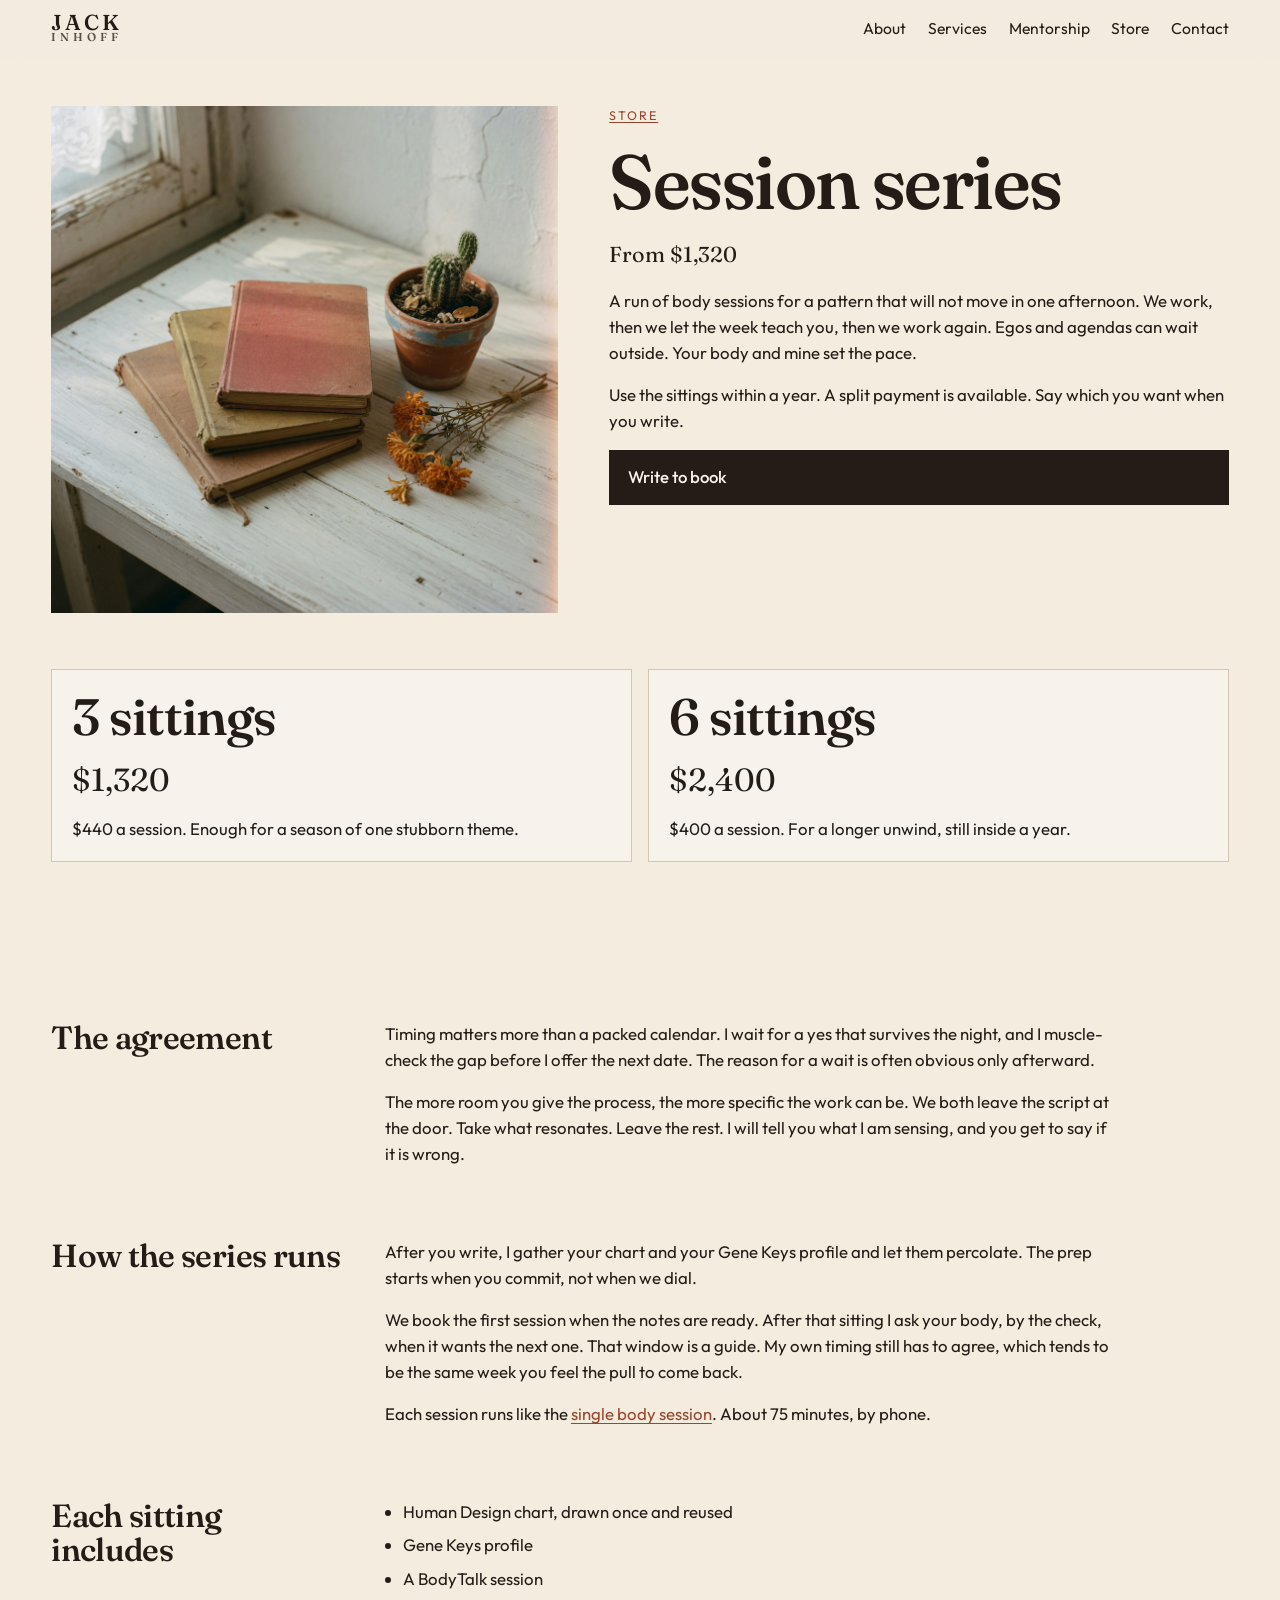
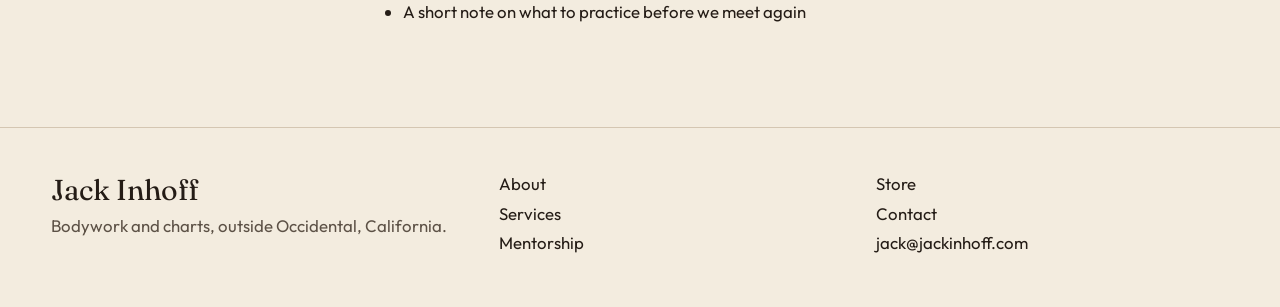
<file: packages.html>
<!DOCTYPE html>
<html lang="en">
<head>
  <meta charset="utf-8">
  <meta name="viewport" content="width=device-width, initial-scale=1">
  <title>Session series | Jack Inhoff</title>
  <meta name="description" content="Three body sessions for $1,320 or six for $2,400 with Jack Inhoff. Used within a year, spaced by feel and by the check.">
  <meta name="theme-color" content="#f3ecdf">
  <link rel="icon" href="favicon.svg" type="image/svg+xml">
  <link rel="preconnect" href="https://fonts.googleapis.com">
  <link rel="preconnect" href="https://fonts.gstatic.com" crossorigin>
  <link href="https://fonts.googleapis.com/css2?family=Fraunces:ital,opsz,wght@0,9..144,500..650;1,9..144,500&family=Outfit:wght@400;500;600&display=swap" rel="stylesheet">
  <link rel="stylesheet" href="css/styles.css">
</head>
<body>
  <a class="skip" href="#main">Skip to content</a>
  <header class="site-header">
    <a class="wordmark" href="index.html">
      <span class="wordmark-main">Jack</span>
      <span class="wordmark-sub">Inhoff</span>
    </a>
    <input class="nav-toggle" id="nav-toggle" type="checkbox" aria-label="Menu">
    <label class="nav-button" for="nav-toggle">
      <span class="nav-button-open">Menu</span>
      <span class="nav-button-close">Close</span>
    </label>
    <nav class="site-nav" aria-label="Primary">
      <a href="about.html">About</a>
      <a href="services.html">Services</a>
      <a href="mentorship.html">Mentorship</a>
      <a href="store.html">Store</a>
      <a href="contact.html">Contact</a>
    </nav>
  </header>

  <main id="main">
    <article>
      <header class="product">
        <figure class="frame frame-square">
          <img src="images/journals.jpg" width="1024" height="1024" alt="Three clothbound journals, a small cactus, and dried marigold on a whitewashed table" fetchpriority="high">
        </figure>
        <div class="product-copy">
          <p class="kicker"><a class="text-link" href="store.html">Store</a></p>
          <h1>Session series</h1>
          <p class="price">From $1,320</p>
          <p>A run of body sessions for a pattern that will not move in one afternoon. We work, then we let the week teach you, then we work again. Egos and agendas can wait outside. Your body and mine set the pace.</p>
          <p>Use the sittings within a year. A split payment is available. Say which you want when you write.</p>
          <a class="button" href="mailto:jack@jackinhoff.com?subject=Session%20series">Write to book</a>
        </div>
      </header>

      <section class="section section-tight">
        <div class="price-grid">
          <article class="price-card">
            <h2>3 sittings</h2>
            <p class="price">$1,320</p>
            <p>$440 a session. Enough for a season of one stubborn theme.</p>
          </article>
          <article class="price-card">
            <h2>6 sittings</h2>
            <p class="price">$2,400</p>
            <p>$400 a session. For a longer unwind, still inside a year.</p>
          </article>
        </div>
      </section>

      <section class="section story">
        <article class="story-block">
          <h2>The agreement</h2>
          <div class="prose">
            <p>Timing matters more than a packed calendar. I wait for a yes that survives the night, and I muscle-check the gap before I offer the next date. The reason for a wait is often obvious only afterward.</p>
            <p>The more room you give the process, the more specific the work can be. We both leave the script at the door. Take what resonates. Leave the rest. I will tell you what I am sensing, and you get to say if it is wrong.</p>
          </div>
        </article>
        <article class="story-block">
          <h2>How the series runs</h2>
          <div class="prose">
            <p>After you write, I gather your chart and your Gene Keys profile and let them percolate. The prep starts when you commit, not when we dial.</p>
            <p>We book the first session when the notes are ready. After that sitting I ask your body, by the check, when it wants the next one. That window is a guide. My own timing still has to agree, which tends to be the same week you feel the pull to come back.</p>
            <p>Each session runs like the <a class="text-link" href="session.html">single body session</a>. About 75 minutes, by phone.</p>
          </div>
        </article>
        <article class="story-block">
          <h2>Each sitting includes</h2>
          <ul class="list">
            <li>Human Design chart, drawn once and reused</li>
            <li>Gene Keys profile</li>
            <li>A BodyTalk session</li>
            <li>A short note on what to practice before we meet again</li>
          </ul>
        </article>
      </section>
    </article>
  </main>

  <footer class="site-footer">
    <div>
      <p class="footer-name">Jack Inhoff</p>
      <p class="muted">Bodywork and charts, outside Occidental, California.</p>
    </div>
    <div>
      <a href="about.html">About</a>
      <a href="services.html">Services</a>
      <a href="mentorship.html">Mentorship</a>
    </div>
    <div>
      <a href="store.html">Store</a>
      <a href="contact.html">Contact</a>
      <a href="mailto:jack@jackinhoff.com">jack@jackinhoff.com</a>
    </div>
  </footer>
</body>
</html>
</file>
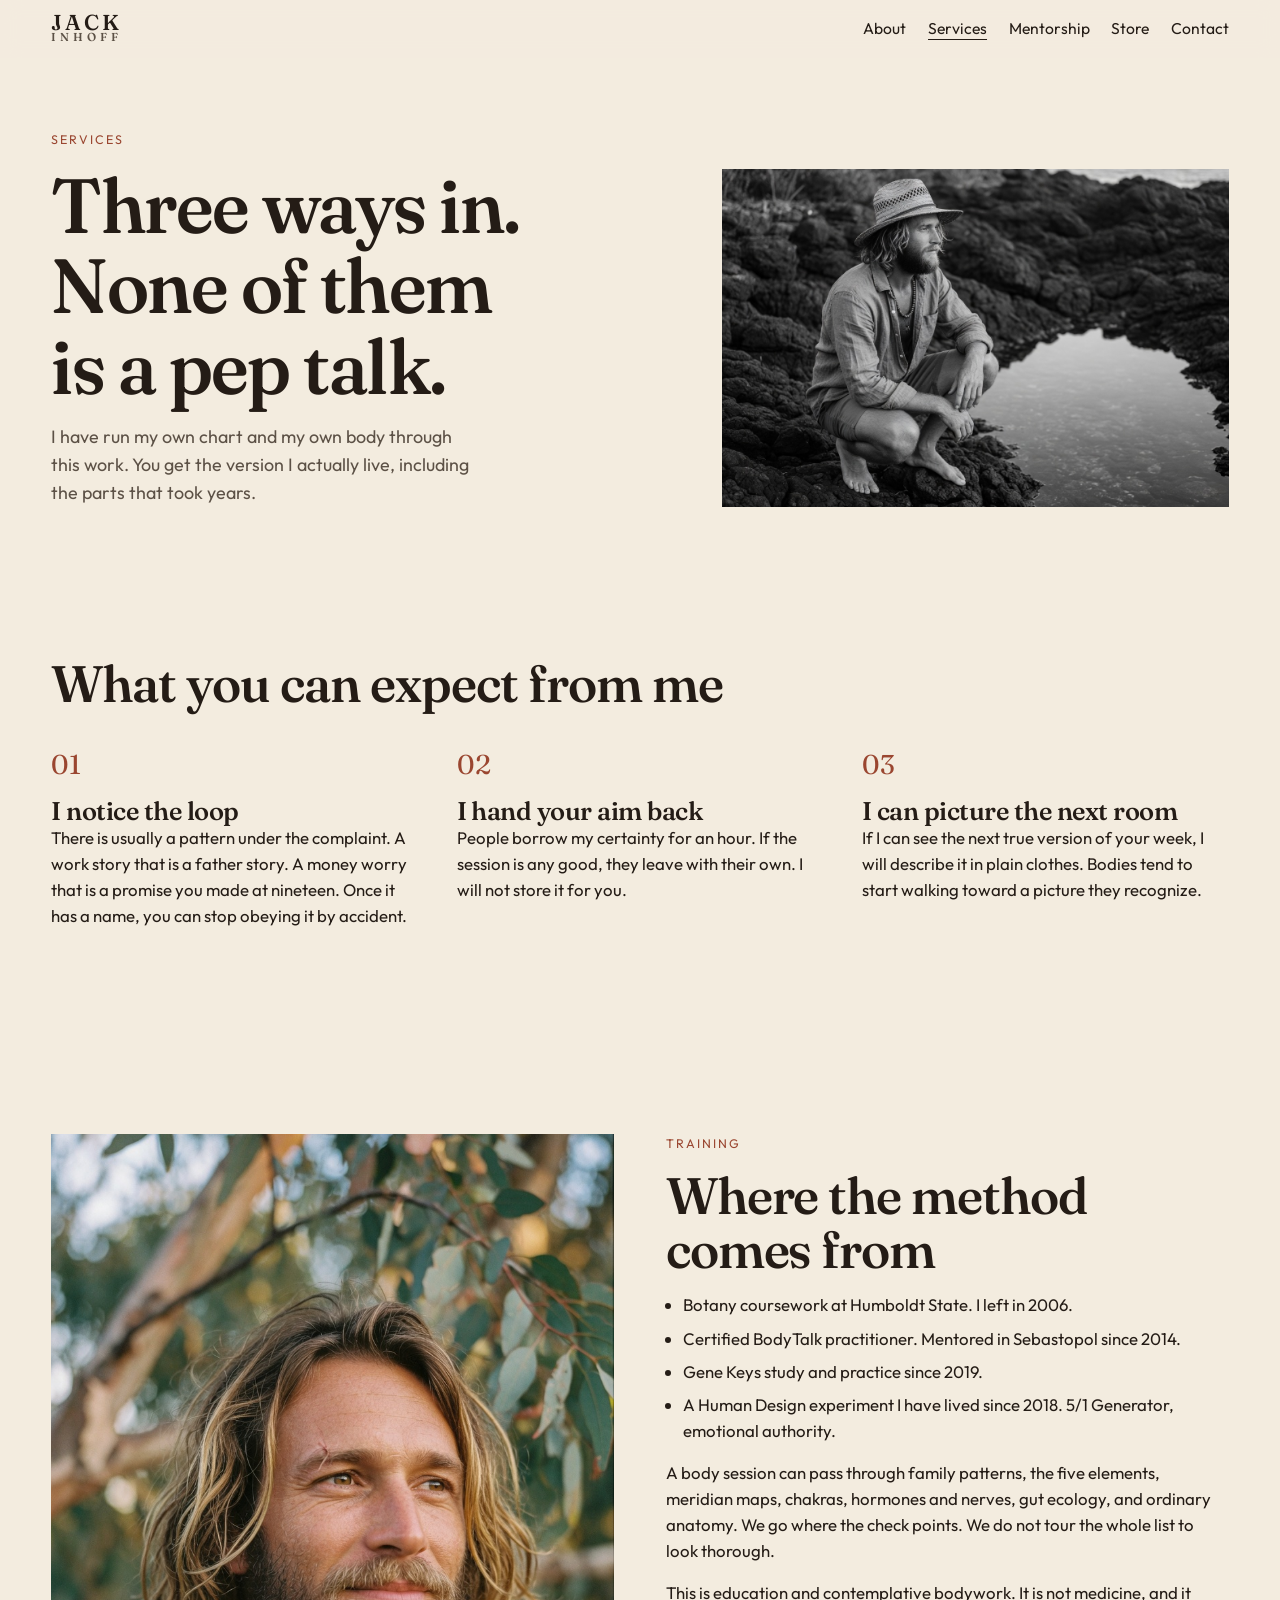
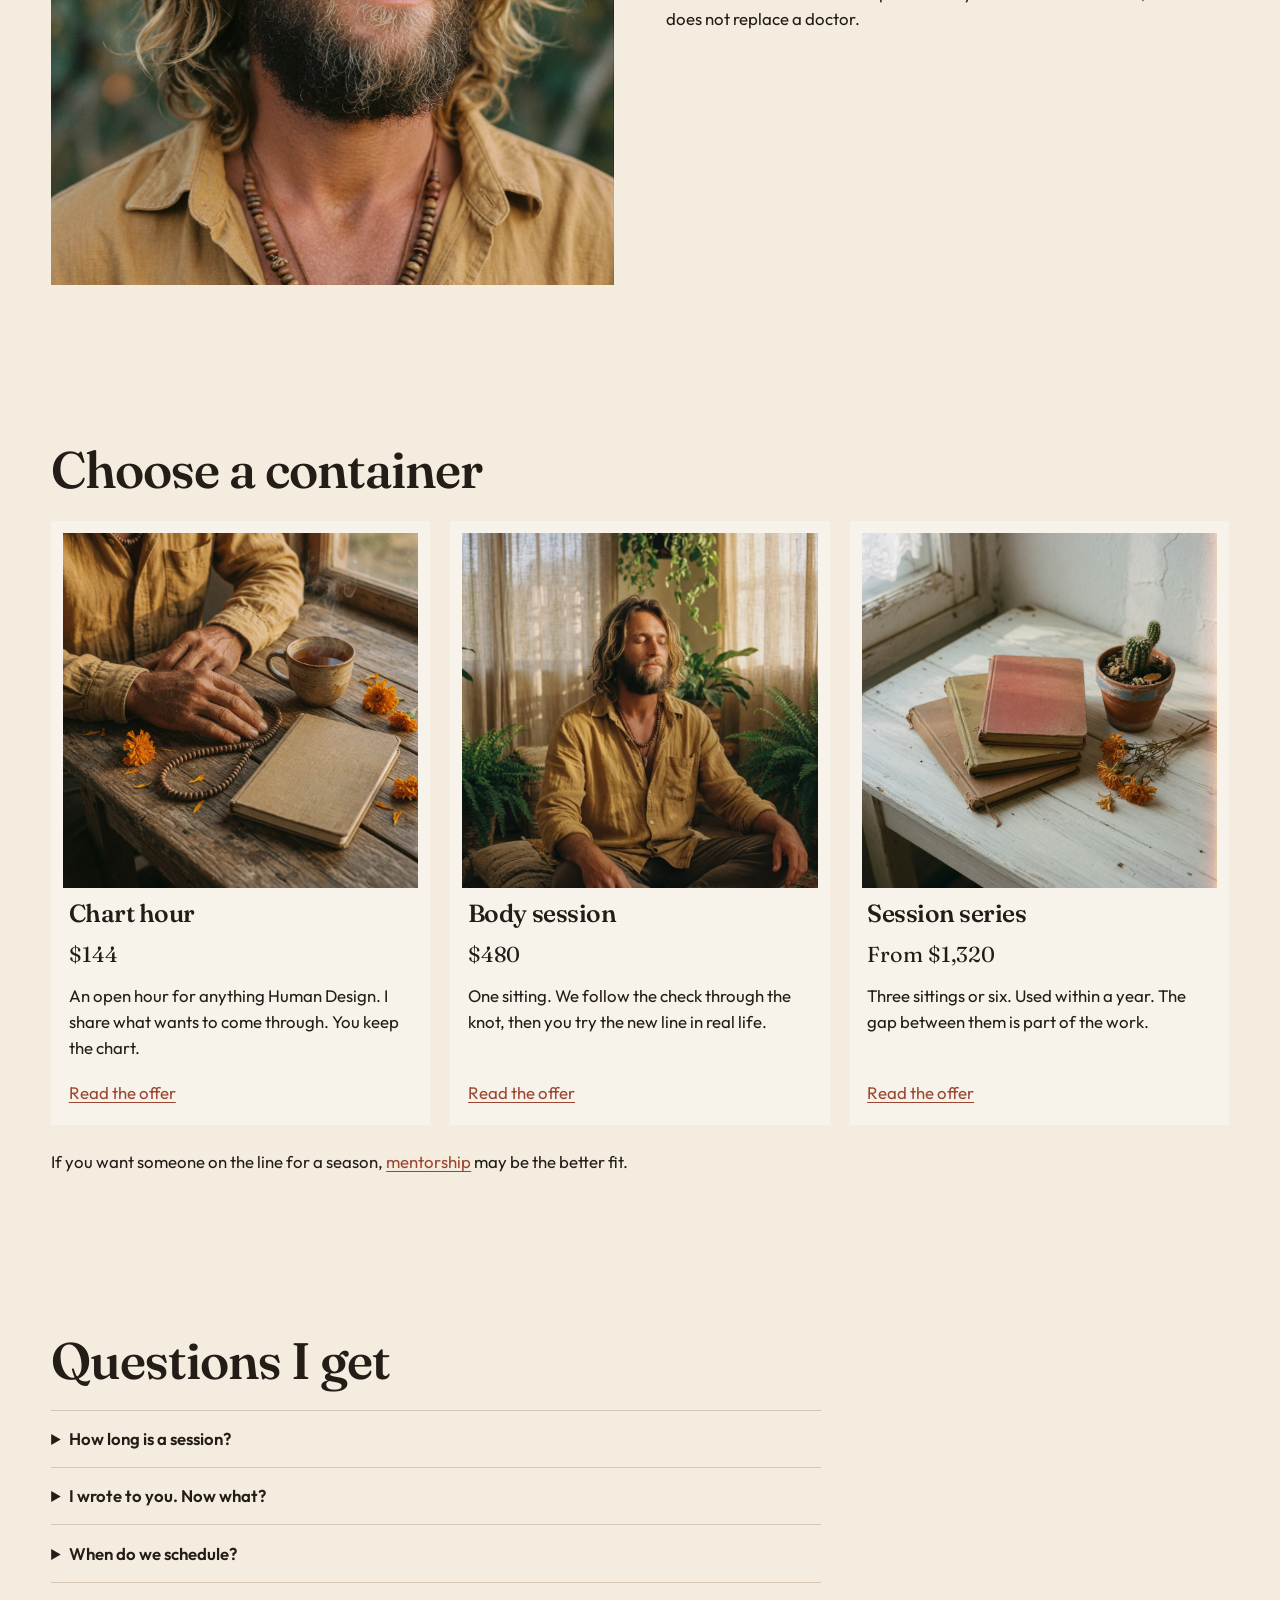
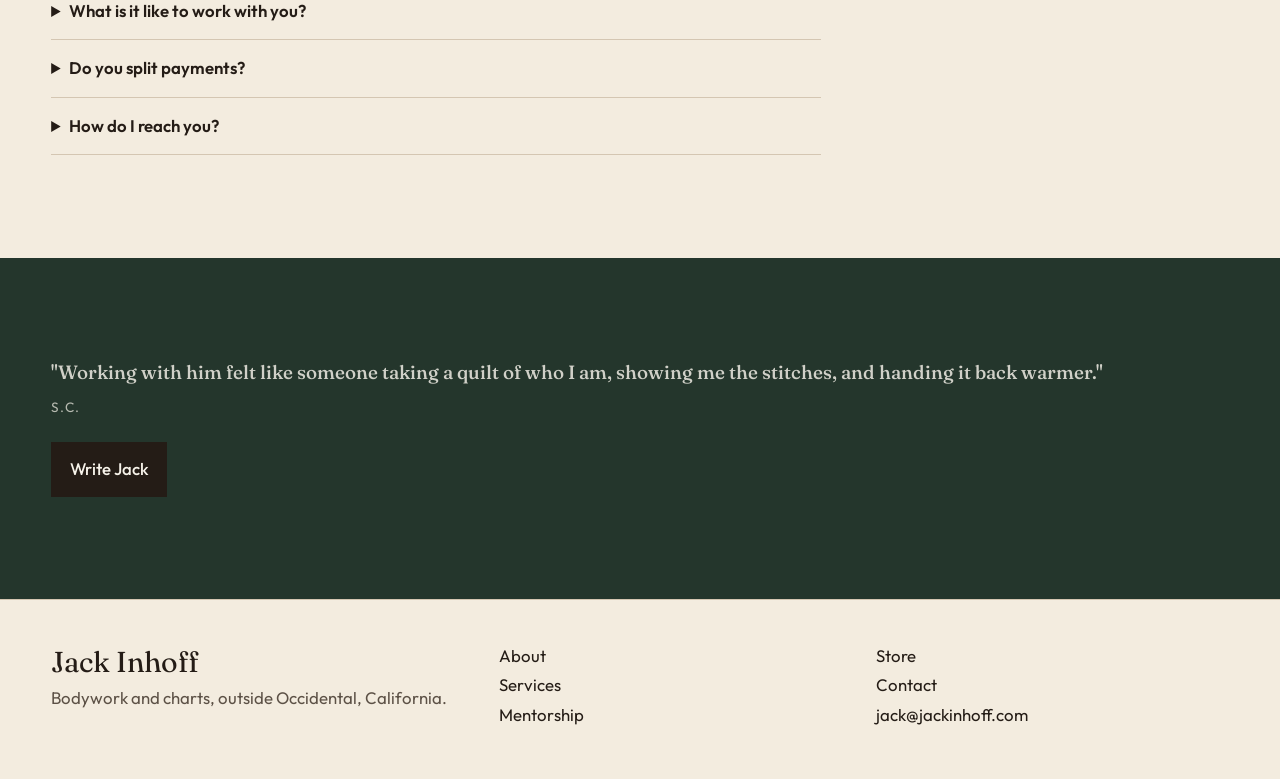
<file: services.html>
<!DOCTYPE html>
<html lang="en">
<head>
  <meta charset="utf-8">
  <meta name="viewport" content="width=device-width, initial-scale=1">
  <title>Services | Jack Inhoff</title>
  <meta name="description" content="Chart hours, body sessions, and a longer series with Jack Inhoff. Phone sessions, about 75 minutes, booked on a delay.">
  <meta name="theme-color" content="#f3ecdf">
  <link rel="icon" href="favicon.svg" type="image/svg+xml">
  <link rel="preconnect" href="https://fonts.googleapis.com">
  <link rel="preconnect" href="https://fonts.gstatic.com" crossorigin>
  <link href="https://fonts.googleapis.com/css2?family=Fraunces:ital,opsz,wght@0,9..144,500..650;1,9..144,500&family=Outfit:wght@400;500;600&display=swap" rel="stylesheet">
  <link rel="stylesheet" href="css/styles.css">
</head>
<body>
  <a class="skip" href="#main">Skip to content</a>
  <header class="site-header">
    <a class="wordmark" href="index.html">
      <span class="wordmark-main">Jack</span>
      <span class="wordmark-sub">Inhoff</span>
    </a>
    <input class="nav-toggle" id="nav-toggle" type="checkbox" aria-label="Menu">
    <label class="nav-button" for="nav-toggle">
      <span class="nav-button-open">Menu</span>
      <span class="nav-button-close">Close</span>
    </label>
    <nav class="site-nav" aria-label="Primary">
      <a href="about.html">About</a>
      <a href="services.html" aria-current="page">Services</a>
      <a href="mentorship.html">Mentorship</a>
      <a href="store.html">Store</a>
      <a href="contact.html">Contact</a>
    </nav>
  </header>

  <main id="main">
    <header class="page-hero">
      <div class="stack">
        <p class="kicker">Services</p>
        <h1>Three ways in. None of them is a pep talk.</h1>
        <p class="lede">I have run my own chart and my own body through this work. You get the version I actually live, including the parts that took years.</p>
      </div>
      <figure class="frame">
        <img src="images/tide.jpg" width="1248" height="832" alt="Black and white photograph of Jack Inhoff crouching barefoot on dark rock beside a tide pool, straw hat on" fetchpriority="high">
      </figure>
    </header>

    <section class="section" aria-labelledby="skills-title">
      <h2 id="skills-title">What you can expect from me</h2>
      <div class="steps" style="margin-block-start: 2rem">
        <article>
          <span class="step-num">01</span>
          <h3>I notice the loop</h3>
          <p>There is usually a pattern under the complaint. A work story that is a father story. A money worry that is a promise you made at nineteen. Once it has a name, you can stop obeying it by accident.</p>
        </article>
        <article>
          <span class="step-num">02</span>
          <h3>I hand your aim back</h3>
          <p>People borrow my certainty for an hour. If the session is any good, they leave with their own. I will not store it for you.</p>
        </article>
        <article>
          <span class="step-num">03</span>
          <h3>I can picture the next room</h3>
          <p>If I can see the next true version of your week, I will describe it in plain clothes. Bodies tend to start walking toward a picture they recognize.</p>
        </article>
      </div>
    </section>

    <section class="section split split-start">
      <figure class="frame frame-tall">
        <img src="images/portrait.jpg" width="832" height="1248" alt="Close portrait of Jack Inhoff, sun-streaked hair and a full beard, in late outdoor light" loading="lazy">
      </figure>
      <div class="stack">
        <p class="kicker">Training</p>
        <h2>Where the method comes from</h2>
        <ul class="list">
          <li>Botany coursework at Humboldt State. I left in 2006.</li>
          <li>Certified BodyTalk practitioner. Mentored in Sebastopol since 2014.</li>
          <li>Gene Keys study and practice since 2019.</li>
          <li>A Human Design experiment I have lived since 2018. 5/1 Generator, emotional authority.</li>
        </ul>
        <div class="prose">
          <p>A body session can pass through family patterns, the five elements, meridian maps, chakras, hormones and nerves, gut ecology, and ordinary anatomy. We go where the check points. We do not tour the whole list to look thorough.</p>
          <p class="muted">This is education and contemplative bodywork. It is not medicine, and it does not replace a doctor.</p>
        </div>
      </div>
    </section>

    <section class="section section-tight" aria-labelledby="offers-title">
      <h2 id="offers-title">Choose a container</h2>
      <div class="offers" style="margin-block-start: 1.5rem">
        <article class="offer">
          <img src="images/table.jpg" width="1024" height="1024" alt="A wooden table with Jack's notebook, clay cup, beads, and the cuff of his linen shirt" loading="lazy">
          <h3>Chart hour</h3>
          <p class="price">$144</p>
          <p>An open hour for anything Human Design. I share what wants to come through. You keep the chart.</p>
          <a class="text-link" href="activation.html">Read the offer</a>
        </article>
        <article class="offer">
          <img src="images/session.jpg" width="1248" height="832" alt="Jack seated cross-legged among plants, eyes closed, hands resting" loading="lazy">
          <h3>Body session</h3>
          <p class="price">$480</p>
          <p>One sitting. We follow the check through the knot, then you try the new line in real life.</p>
          <a class="text-link" href="session.html">Read the offer</a>
        </article>
        <article class="offer">
          <img src="images/journals.jpg" width="1024" height="1024" alt="Stacked clothbound journals, a potted cactus, and dried marigold" loading="lazy">
          <h3>Session series</h3>
          <p class="price">From $1,320</p>
          <p>Three sittings or six. Used within a year. The gap between them is part of the work.</p>
          <a class="text-link" href="packages.html">Read the offer</a>
        </article>
      </div>
      <p style="margin-block-start: 1.5rem">If you want someone on the line for a season, <a class="text-link" href="mentorship.html">mentorship</a> may be the better fit.</p>
    </section>

    <section class="section" aria-labelledby="faq-title">
      <h2 id="faq-title">Questions I get</h2>
      <div class="faq" style="margin-block-start: 1.4rem">
        <details>
          <summary>How long is a session?</summary>
          <p>About 75 minutes. Sometimes 60, sometimes 90. I do not pad it, and I do not cut you off mid-sentence.</p>
        </details>
        <details>
          <summary>I wrote to you. Now what?</summary>
          <p>You get a reply with what I need. Birth data if we are using a chart, and a few lines on what you want to look at. Then I tell you when I can meet.</p>
        </details>
        <details>
          <summary>When do we schedule?</summary>
          <p>If we have not worked together, expect chart notes within a couple of days and a time within the following week. I will not go quiet. If we already know each other, it moves faster. I know the shape of your field and we skip the warm-up.</p>
        </details>
        <details>
          <summary>What is it like to work with you?</summary>
          <p>Direct, with some laughter. I narrate what I am checking. You can stop me. Tell me the truth you have, not the one that sounds evolved.</p>
        </details>
        <details>
          <summary>Do you split payments?</summary>
          <p>The series and the mentorships can be split. Ask in the same note you use to book. Single sessions are paid once.</p>
        </details>
        <details>
          <summary>How do I reach you?</summary>
          <p>Email <a class="text-link" href="mailto:jack@jackinhoff.com">jack@jackinhoff.com</a>. There is no form. Write the way you would write a person.</p>
        </details>
      </div>
    </section>

    <section class="section band">
      <blockquote class="quote">
        <p>"Working with him felt like someone taking a quilt of who I am, showing me the stitches, and handing it back warmer."</p>
        <footer>S.C.</footer>
      </blockquote>
      <p style="margin-block-start: 1.5rem"><a class="button" href="contact.html">Write Jack</a></p>
    </section>
  </main>

  <footer class="site-footer">
    <div>
      <p class="footer-name">Jack Inhoff</p>
      <p class="muted">Bodywork and charts, outside Occidental, California.</p>
    </div>
    <div>
      <a href="about.html">About</a>
      <a href="services.html" aria-current="page">Services</a>
      <a href="mentorship.html">Mentorship</a>
    </div>
    <div>
      <a href="store.html">Store</a>
      <a href="contact.html">Contact</a>
      <a href="mailto:jack@jackinhoff.com">jack@jackinhoff.com</a>
    </div>
  </footer>
</body>
</html>
</file>
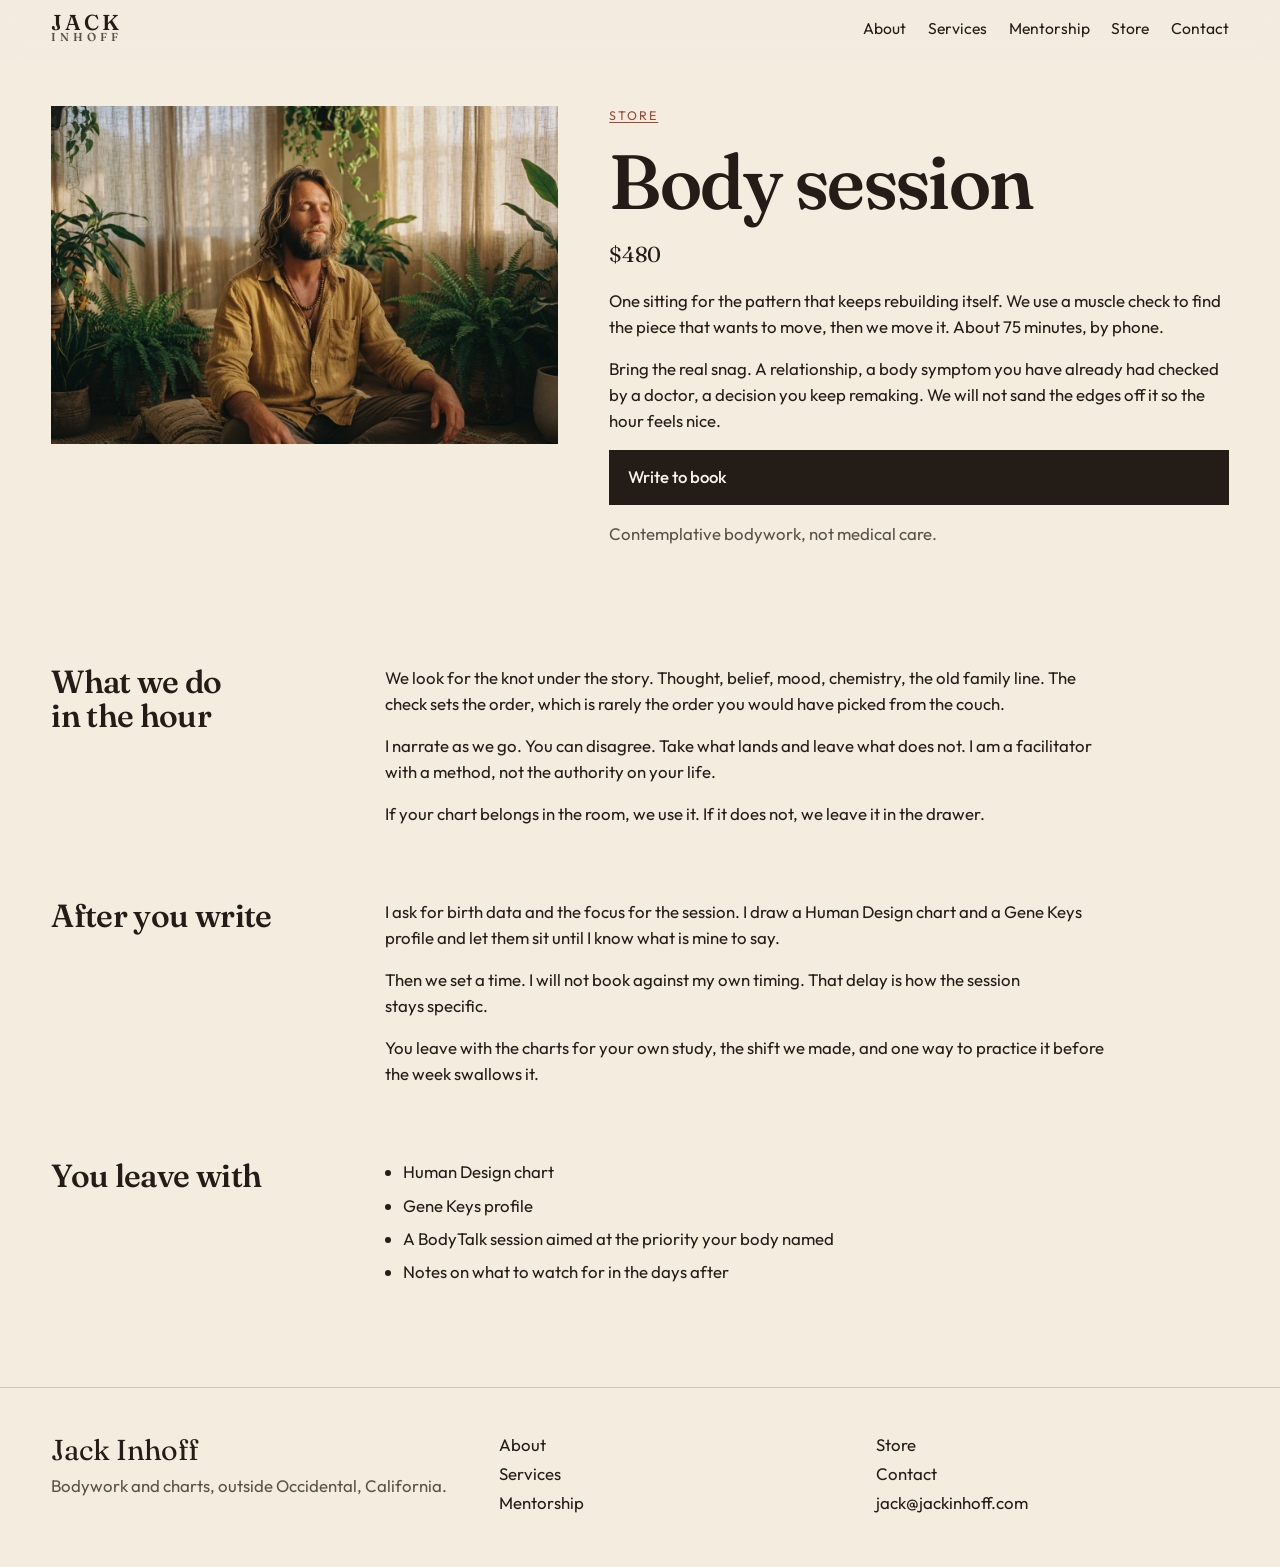
<file: session.html>
<!DOCTYPE html>
<html lang="en">
<head>
  <meta charset="utf-8">
  <meta name="viewport" content="width=device-width, initial-scale=1">
  <title>Body session | Jack Inhoff</title>
  <meta name="description" content="A $480 body session with Jack Inhoff. About 75 minutes by phone, led by a muscle check and your own chart.">
  <meta name="theme-color" content="#f3ecdf">
  <link rel="icon" href="favicon.svg" type="image/svg+xml">
  <link rel="preconnect" href="https://fonts.googleapis.com">
  <link rel="preconnect" href="https://fonts.gstatic.com" crossorigin>
  <link href="https://fonts.googleapis.com/css2?family=Fraunces:ital,opsz,wght@0,9..144,500..650;1,9..144,500&family=Outfit:wght@400;500;600&display=swap" rel="stylesheet">
  <link rel="stylesheet" href="css/styles.css">
</head>
<body>
  <a class="skip" href="#main">Skip to content</a>
  <header class="site-header">
    <a class="wordmark" href="index.html">
      <span class="wordmark-main">Jack</span>
      <span class="wordmark-sub">Inhoff</span>
    </a>
    <input class="nav-toggle" id="nav-toggle" type="checkbox" aria-label="Menu">
    <label class="nav-button" for="nav-toggle">
      <span class="nav-button-open">Menu</span>
      <span class="nav-button-close">Close</span>
    </label>
    <nav class="site-nav" aria-label="Primary">
      <a href="about.html">About</a>
      <a href="services.html">Services</a>
      <a href="mentorship.html">Mentorship</a>
      <a href="store.html">Store</a>
      <a href="contact.html">Contact</a>
    </nav>
  </header>

  <main id="main">
    <article>
      <header class="product">
        <figure class="frame">
          <img src="images/session.jpg" width="1248" height="832" alt="Jack Inhoff seated with eyes closed among houseplants and linen curtains" fetchpriority="high">
        </figure>
        <div class="product-copy">
          <p class="kicker"><a class="text-link" href="store.html">Store</a></p>
          <h1>Body session</h1>
          <p class="price">$480</p>
          <p>One sitting for the pattern that keeps rebuilding itself. We use a muscle check to find the piece that wants to move, then we move it. About 75 minutes, by phone.</p>
          <p>Bring the real snag. A relationship, a body symptom you have already had checked by a doctor, a decision you keep remaking. We will not sand the edges off it so the hour feels nice.</p>
          <a class="button" href="mailto:jack@jackinhoff.com?subject=Body%20session">Write to book</a>
          <p class="muted">Contemplative bodywork, not medical care.</p>
        </div>
      </header>

      <section class="section story">
        <article class="story-block">
          <h2>What we do in the hour</h2>
          <div class="prose">
            <p>We look for the knot under the story. Thought, belief, mood, chemistry, the old family line. The check sets the order, which is rarely the order you would have picked from the couch.</p>
            <p>I narrate as we go. You can disagree. Take what lands and leave what does not. I am a facilitator with a method, not the authority on your life.</p>
            <p>If your chart belongs in the room, we use it. If it does not, we leave it in the drawer.</p>
          </div>
        </article>
        <article class="story-block">
          <h2>After you write</h2>
          <div class="prose">
            <p>I ask for birth data and the focus for the session. I draw a Human Design chart and a Gene Keys profile and let them sit until I know what is mine to say.</p>
            <p>Then we set a time. I will not book against my own timing. That delay is how the session stays specific.</p>
            <p>You leave with the charts for your own study, the shift we made, and one way to practice it before the week swallows it.</p>
          </div>
        </article>
        <article class="story-block">
          <h2>You leave with</h2>
          <ul class="list">
            <li>Human Design chart</li>
            <li>Gene Keys profile</li>
            <li>A BodyTalk session aimed at the priority your body named</li>
            <li>Notes on what to watch for in the days after</li>
          </ul>
        </article>
      </section>
    </article>
  </main>

  <footer class="site-footer">
    <div>
      <p class="footer-name">Jack Inhoff</p>
      <p class="muted">Bodywork and charts, outside Occidental, California.</p>
    </div>
    <div>
      <a href="about.html">About</a>
      <a href="services.html">Services</a>
      <a href="mentorship.html">Mentorship</a>
    </div>
    <div>
      <a href="store.html">Store</a>
      <a href="contact.html">Contact</a>
      <a href="mailto:jack@jackinhoff.com">jack@jackinhoff.com</a>
    </div>
  </footer>
</body>
</html>
</file>
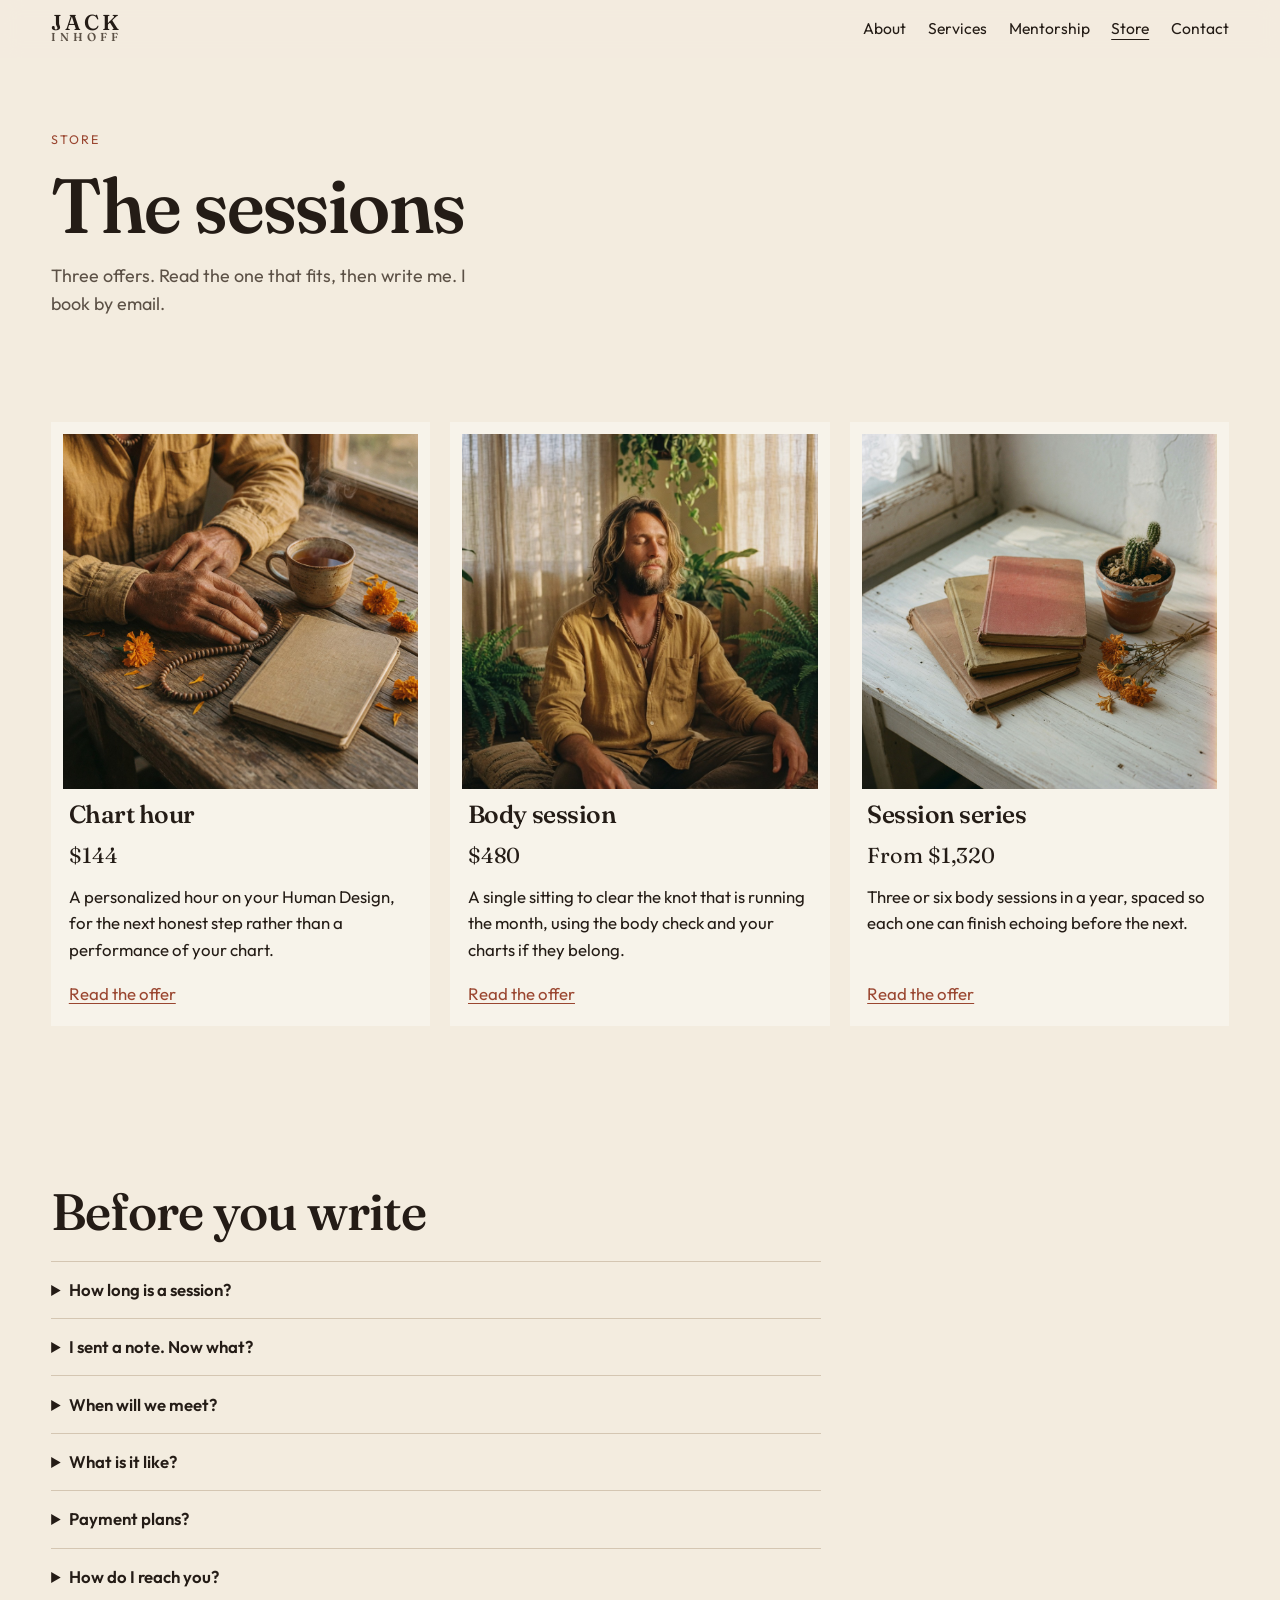
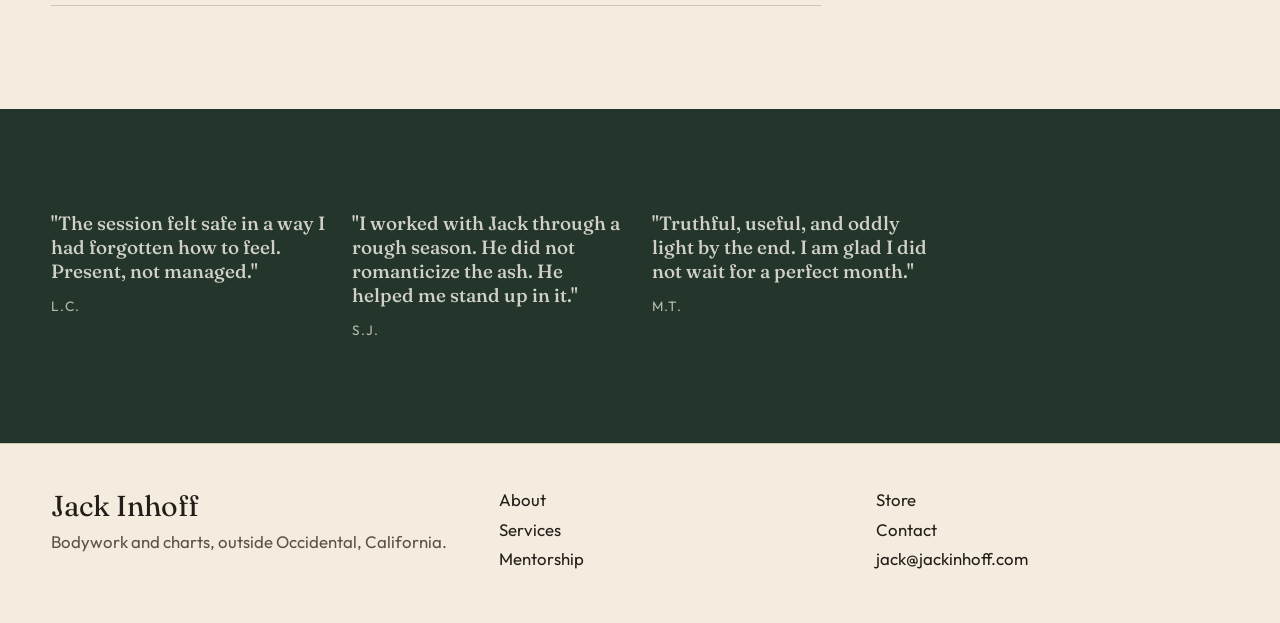
<file: store.html>
<!DOCTYPE html>
<html lang="en">
<head>
  <meta charset="utf-8">
  <meta name="viewport" content="width=device-width, initial-scale=1">
  <title>Store | Jack Inhoff</title>
  <meta name="description" content="Chart hour, body session, and session series with Jack Inhoff. Read an offer, then write to book.">
  <meta name="theme-color" content="#f3ecdf">
  <link rel="icon" href="favicon.svg" type="image/svg+xml">
  <link rel="preconnect" href="https://fonts.googleapis.com">
  <link rel="preconnect" href="https://fonts.gstatic.com" crossorigin>
  <link href="https://fonts.googleapis.com/css2?family=Fraunces:ital,opsz,wght@0,9..144,500..650;1,9..144,500&family=Outfit:wght@400;500;600&display=swap" rel="stylesheet">
  <link rel="stylesheet" href="css/styles.css">
</head>
<body>
  <a class="skip" href="#main">Skip to content</a>
  <header class="site-header">
    <a class="wordmark" href="index.html">
      <span class="wordmark-main">Jack</span>
      <span class="wordmark-sub">Inhoff</span>
    </a>
    <input class="nav-toggle" id="nav-toggle" type="checkbox" aria-label="Menu">
    <label class="nav-button" for="nav-toggle">
      <span class="nav-button-open">Menu</span>
      <span class="nav-button-close">Close</span>
    </label>
    <nav class="site-nav" aria-label="Primary">
      <a href="about.html">About</a>
      <a href="services.html">Services</a>
      <a href="mentorship.html">Mentorship</a>
      <a href="store.html" aria-current="page">Store</a>
      <a href="contact.html">Contact</a>
    </nav>
  </header>

  <main id="main">
    <header class="page-hero">
      <div class="stack">
        <p class="kicker">Store</p>
        <h1>The sessions</h1>
        <p class="lede">Three offers. Read the one that fits, then write me. I book by email.</p>
      </div>
    </header>

    <section class="section section-tight" aria-label="Offers">
      <div class="offers">
        <article class="offer">
          <img src="images/table.jpg" width="1024" height="1024" alt="Still life of a notebook, tea, and wooden beads on a worn table" fetchpriority="high">
          <h3>Chart hour</h3>
          <p class="price">$144</p>
          <p>A personalized hour on your Human Design, for the next honest step rather than a performance of your chart.</p>
          <a class="text-link" href="activation.html">Read the offer</a>
        </article>
        <article class="offer">
          <img src="images/session.jpg" width="1248" height="832" alt="Jack Inhoff meditating among ferns in late window light" loading="lazy">
          <h3>Body session</h3>
          <p class="price">$480</p>
          <p>A single sitting to clear the knot that is running the month, using the body check and your charts if they belong.</p>
          <a class="text-link" href="session.html">Read the offer</a>
        </article>
        <article class="offer">
          <img src="images/journals.jpg" width="1024" height="1024" alt="Cloth journals, a cactus, and dried flowers on a pale table" loading="lazy">
          <h3>Session series</h3>
          <p class="price">From $1,320</p>
          <p>Three or six body sessions in a year, spaced so each one can finish echoing before the next.</p>
          <a class="text-link" href="packages.html">Read the offer</a>
        </article>
      </div>
    </section>

    <section class="section" aria-labelledby="store-faq">
      <h2 id="store-faq">Before you write</h2>
      <div class="faq" style="margin-block-start: 1.4rem">
        <details>
          <summary>How long is a session?</summary>
          <p>About 75 minutes, give or take. The chart hour is closer to 60.</p>
        </details>
        <details>
          <summary>I sent a note. Now what?</summary>
          <p>I reply with the next step. Birth info if we need a chart, and a time once I have slept on it.</p>
        </details>
        <details>
          <summary>When will we meet?</summary>
          <p>New people usually get chart notes within two days, and a meeting time inside the next week. I keep you posted. If we have worked together, we skip a lot of the ramp.</p>
        </details>
        <details>
          <summary>What is it like?</summary>
          <p>Deep enough to matter, plain enough to follow. I tell you what I am seeing as I see it. Trust is useful. Blind faith is not required.</p>
        </details>
        <details>
          <summary>Payment plans?</summary>
          <p>Yes for the series. Say which tier you want in the email. The chart hour and the single body session are paid once.</p>
        </details>
        <details>
          <summary>How do I reach you?</summary>
          <p>Through the <a class="text-link" href="contact.html">contact page</a>, or straight to <a class="text-link" href="mailto:jack@jackinhoff.com">jack@jackinhoff.com</a>.</p>
        </details>
      </div>
    </section>

    <section class="section band">
      <div class="quote-row">
        <blockquote class="quote">
          <p>"The session felt safe in a way I had forgotten how to feel. Present, not managed."</p>
          <footer>L.C.</footer>
        </blockquote>
        <blockquote class="quote">
          <p>"I worked with Jack through a rough season. He did not romanticize the ash. He helped me stand up in it."</p>
          <footer>S.J.</footer>
        </blockquote>
        <blockquote class="quote">
          <p>"Truthful, useful, and oddly light by the end. I am glad I did not wait for a perfect month."</p>
          <footer>M.T.</footer>
        </blockquote>
      </div>
    </section>
  </main>

  <footer class="site-footer">
    <div>
      <p class="footer-name">Jack Inhoff</p>
      <p class="muted">Bodywork and charts, outside Occidental, California.</p>
    </div>
    <div>
      <a href="about.html">About</a>
      <a href="services.html">Services</a>
      <a href="mentorship.html">Mentorship</a>
    </div>
    <div>
      <a href="store.html" aria-current="page">Store</a>
      <a href="contact.html">Contact</a>
      <a href="mailto:jack@jackinhoff.com">jack@jackinhoff.com</a>
    </div>
  </footer>
</body>
</html>
</file>
<file: css/styles.css>
:root {
  --paper: #f3ecdf;
  --paper-deep: #e7dcc8;
  --ink: #241c16;
  --muted: #5c5146;
  --clay: #9a4630;
  --moss: #24362c;
  --cream: #f7f3ea;
  --line: #d4c6b2;
  --display: "Fraunces", "Iowan Old Style", Palatino, "Palatino Linotype", serif;
  --text: "Outfit", "Avenir Next", "Segoe UI", sans-serif;
  --pad: clamp(1.15rem, 4vw, 4.25rem);
  --measure: 66ch;
  color-scheme: light;
}

*,
*::before,
*::after {
  box-sizing: border-box;
}

html {
  scroll-behavior: smooth;
}

body {
  margin: 0;
  background: var(--paper);
  color: var(--ink);
  font-family: var(--text);
  font-size: 1.05rem;
  font-weight: 400;
  line-height: 1.55;
  text-rendering: optimizeLegibility;
}

img {
  display: block;
  max-inline-size: 100%;
  block-size: auto;
}

h1, h2, h3, p, figure, blockquote {
  margin: 0;
}

h1, h2, h3 {
  font-family: var(--display);
  font-weight: 560;
  letter-spacing: -0.02em;
  line-height: 1.05;
  text-wrap: balance;
}

h1 {
  font-size: clamp(2.7rem, 6vw, 5.4rem);
  font-variation-settings: "opsz" 72, "SOFT" 40, "WONK" 1;
}

h2 {
  font-size: clamp(2rem, 4vw, 3.3rem);
}

h3 {
  font-size: clamp(1.45rem, 2vw, 1.9rem);
}

p {
  text-wrap: pretty;
}

a {
  color: inherit;
}

:focus-visible {
  outline: 2px solid var(--clay);
  outline-offset: 3px;
}

::selection {
  background: #e8c4b4;
  color: var(--ink);
}

.skip {
  position: absolute;
  inset-inline-start: 1rem;
  inset-block-start: -4rem;
  z-index: 20;
  background: var(--ink);
  color: var(--cream);
  padding: 0.55rem 0.8rem;
  text-decoration: none;
}

.skip:focus {
  inset-block-start: 0.6rem;
}

.site-header {
  position: sticky;
  inset-block-start: 0;
  z-index: 8;
  display: flex;
  flex-wrap: wrap;
  align-items: center;
  justify-content: space-between;
  gap: 0.75rem 1.5rem;
  padding: 0.9rem var(--pad);
  background: color-mix(in srgb, var(--paper) 90%, transparent);
  backdrop-filter: blur(10px);
  border-block-end: 1px solid transparent;
}

.wordmark {
  display: flex;
  flex-direction: column;
  text-decoration: none;
  line-height: 0.86;
}

.wordmark-main,
.wordmark-sub {
  font-family: var(--display);
  font-weight: 560;
  letter-spacing: 0.14em;
  text-transform: uppercase;
}

.wordmark-main {
  font-size: 1.35rem;
}

.wordmark-sub {
  font-size: 0.72rem;
  letter-spacing: 0.34em;
  color: var(--muted);
}

.nav-toggle {
  position: absolute;
  inline-size: 1px;
  block-size: 1px;
  padding: 0;
  margin: -1px;
  overflow: hidden;
  clip-path: inset(50%);
  white-space: nowrap;
  border: 0;
}

.nav-button {
  display: none;
  border: 1px solid var(--ink);
  padding: 0.4rem 0.75rem;
  font: inherit;
  font-size: 0.92rem;
  cursor: pointer;
  background: transparent;
}

.nav-button-close {
  display: none;
}

.site-nav {
  display: flex;
  flex-wrap: wrap;
  gap: 0.35rem 1.35rem;
}

.site-nav a {
  text-decoration: none;
  font-size: 0.98rem;
}

.site-nav a[aria-current="page"] {
  text-decoration: underline;
  text-decoration-thickness: 1px;
  text-underline-offset: 0.35em;
}

.site-nav a:hover {
  color: var(--clay);
}

@media (max-width: 860px) {
  .nav-button {
    display: inline-flex;
  }

  .site-nav {
    display: none;
    flex-basis: 100%;
    flex-direction: column;
    gap: 0.85rem;
    padding-block: 0.4rem 0.8rem;
  }

  .nav-toggle:checked ~ .site-nav {
    display: flex;
  }

  .nav-toggle:checked ~ .nav-button .nav-button-open {
    display: none;
  }

  .nav-toggle:checked ~ .nav-button .nav-button-close {
    display: inline;
  }

  .nav-toggle:focus-visible ~ .nav-button {
    outline: 2px solid var(--clay);
    outline-offset: 3px;
  }
}

@media (min-width: 861px) {
  .nav-toggle {
    display: none;
  }
}

main {
  display: flow-root;
}

.hero {
  display: grid;
  grid-template-columns: minmax(0, 1.15fr) minmax(18rem, 0.85fr);
  min-block-size: calc(100dvb - 4.6rem);
}

.hero-photo {
  display: grid;
  min-block-size: 70dvb;
  background: var(--paper-deep);
}

.hero-photo img,
.frame img {
  grid-area: 1 / 1;
  inline-size: 100%;
  block-size: 100%;
  object-fit: cover;
}

.hero-copy {
  display: flex;
  flex-direction: column;
  justify-content: flex-end;
  gap: 1.25rem;
  padding: clamp(1.5rem, 4vw, 3.5rem);
  padding-block-end: clamp(2rem, 6vw, 4.5rem);
}

.kicker {
  margin: 0;
  font-size: 0.78rem;
  letter-spacing: 0.16em;
  text-transform: uppercase;
  color: var(--clay);
}

.lede {
  max-inline-size: 36ch;
  font-size: 1.12rem;
  color: var(--muted);
}

.button {
  display: inline-flex;
  align-self: flex-start;
  align-items: center;
  text-decoration: none;
  background: var(--ink);
  color: var(--cream);
  padding: 0.9rem 1.15rem;
  font-weight: 500;
}

.button:hover {
  background: var(--clay);
}

.button-ghost {
  background: transparent;
  color: var(--ink);
  box-shadow: inset 0 0 0 1px var(--ink);
}

.button-ghost:hover {
  background: var(--ink);
  color: var(--cream);
}

.section {
  padding: clamp(3.2rem, 8vw, 6.5rem) var(--pad);
}

.section-tight {
  padding-block: clamp(2rem, 5vw, 3.5rem);
}

.split {
  display: grid;
  grid-template-columns: minmax(0, 1fr) minmax(0, 1fr);
  gap: clamp(1.5rem, 4vw, 4rem);
  align-items: center;
}

.split-start {
  align-items: start;
}

.prose {
  display: grid;
  gap: 1rem;
  max-inline-size: var(--measure);
}

.prose p,
.note,
.faq p,
.offer p,
.price-card p,
.quote p {
  color: var(--ink);
}

.muted {
  color: var(--muted);
}

.frame {
  display: grid;
  background: var(--paper-deep);
  aspect-ratio: 3 / 2;
  overflow: hidden;
}

.frame-tall {
  aspect-ratio: 3 / 4;
}

.frame-square {
  aspect-ratio: 1;
}

.band {
  background: var(--moss);
  color: var(--cream);
}

.band .muted,
.band p {
  color: color-mix(in srgb, var(--cream) 82%, transparent);
}

.quote-row {
  display: grid;
  grid-template-columns: repeat(4, minmax(0, 1fr));
  gap: 1.5rem;
}

.quote p {
  font-family: var(--display);
  font-size: 1.2rem;
  font-weight: 500;
  line-height: 1.25;
  font-variation-settings: "opsz" 36, "SOFT" 30;
}

.quote footer {
  margin-block-start: 0.8rem;
  font-size: 0.85rem;
  letter-spacing: 0.08em;
  text-transform: uppercase;
  color: color-mix(in srgb, var(--cream) 70%, transparent);
}

.steps {
  display: grid;
  grid-template-columns: repeat(3, minmax(0, 1fr));
  gap: clamp(1.25rem, 3vw, 2.5rem);
}

.step-num {
  display: block;
  margin-block-end: 0.8rem;
  font-family: var(--display);
  font-size: 1.7rem;
  color: var(--clay);
}

.marquee {
  overflow: hidden;
  background: var(--paper-deep);
  border-block: 1px solid var(--line);
}

.marquee-track {
  display: flex;
  gap: 2.4rem;
  inline-size: max-content;
  margin: 0;
  padding-block: 0.85rem;
  animation: tick 42s linear infinite;
}

.marquee-track span {
  font-family: var(--display);
  font-size: clamp(1.4rem, 2.4vw, 2rem);
  font-style: italic;
  font-weight: 500;
}

@keyframes tick {
  to {
    transform: translateX(-50%);
  }
}

.methods {
  display: grid;
  gap: clamp(2.5rem, 6vw, 4.5rem);
}

.method {
  display: grid;
  grid-template-columns: minmax(0, 0.8fr) minmax(0, 1.2fr);
  gap: clamp(1rem, 3vw, 3rem);
  align-items: start;
  padding-block-start: 1.5rem;
  border-block-start: 1px solid var(--line);
}

.method h3 {
  font-size: clamp(1.8rem, 3vw, 2.6rem);
}

.offers {
  display: grid;
  grid-template-columns: repeat(3, minmax(0, 1fr));
  gap: 1.25rem;
}

.offer {
  display: flex;
  flex-direction: column;
  gap: 0.75rem;
  min-inline-size: 0;
  background: var(--cream);
  padding: 0.75rem 0.75rem 1.2rem;
}

.offer img {
  aspect-ratio: 1;
  object-fit: cover;
  inline-size: 100%;
}

.offer h3 {
  font-size: 1.55rem;
  padding-inline: 0.35rem;
}

.offer .text-link {
  margin-block-start: auto;
  padding-block-start: 0.4rem;
}

.offer p,
.offer .price,
.offer .text-link {
  padding-inline: 0.35rem;
}

.price {
  font-family: var(--display);
  font-size: 1.35rem;
}

.text-link {
  color: var(--clay);
  text-underline-offset: 0.2em;
}

.pull {
  display: grid;
  grid-template-columns: minmax(0, 1.1fr) minmax(0, 0.9fr);
  gap: clamp(1.5rem, 4vw, 3rem);
}

.pull-list {
  display: grid;
  gap: 1.4rem;
}

.pull-list article {
  padding-block-start: 1rem;
  border-block-start: 1px solid var(--line);
}

.pull-list p {
  font-family: var(--display);
  font-size: 1.25rem;
  line-height: 1.3;
}

.who {
  font-size: 0.85rem;
  letter-spacing: 0.06em;
  text-transform: uppercase;
  color: var(--muted);
}

.close-line {
  max-inline-size: 22ch;
  font-family: var(--display);
  font-size: clamp(2rem, 4vw, 3.4rem);
  font-weight: 520;
  line-height: 1.08;
}

.site-footer {
  display: grid;
  grid-template-columns: 1.2fr 1fr 1fr;
  gap: 1.5rem;
  padding: 2.5rem var(--pad) 3rem;
  border-block-start: 1px solid var(--line);
}

.site-footer a {
  display: block;
  text-decoration: none;
  margin-block: 0.2rem;
}

.site-footer a:hover {
  color: var(--clay);
}

.footer-name {
  font-family: var(--display);
  font-size: 1.8rem;
}

.page-hero {
  display: grid;
  grid-template-columns: minmax(0, 1.1fr) minmax(16rem, 0.9fr);
  gap: clamp(1.5rem, 4vw, 4rem);
  align-items: end;
  padding: clamp(2rem, 6vw, 4.5rem) var(--pad) clamp(1.5rem, 4vw, 3rem);
}

.stack {
  display: grid;
  gap: 1rem;
}

.story {
  display: grid;
  gap: clamp(2.5rem, 6vw, 4.5rem);
}

.story-block {
  display: grid;
  grid-template-columns: minmax(8rem, 0.35fr) minmax(0, 1fr);
  gap: clamp(1rem, 3vw, 3rem);
}

.story-block h2 {
  font-size: clamp(1.6rem, 2.5vw, 2.2rem);
}

h1,
h2,
h3 {
  scroll-margin-block-start: 5.5rem;
}

.faq {
  display: grid;
  gap: 0;
  max-inline-size: 70ch;
}

.faq details {
  border-block-start: 1px solid var(--line);
  padding-block: 0.95rem;
}

.faq details:last-of-type {
  border-block-end: 1px solid var(--line);
}

.faq summary {
  cursor: pointer;
  font-weight: 600;
}

.faq summary:hover {
  color: var(--clay);
}

.faq details p {
  margin-block-start: 0.7rem;
  max-inline-size: var(--measure);
}

.price-grid {
  display: grid;
  grid-template-columns: 1fr 1fr;
  gap: 1rem;
}

.price-card {
  display: grid;
  gap: 0.7rem;
  align-content: start;
  padding: 1.3rem;
  background: var(--cream);
  box-shadow: inset 0 0 0 1px var(--line);
}

.price-card .price {
  font-size: 2rem;
}

.list {
  margin: 0;
  padding-inline-start: 1.1rem;
  display: grid;
  gap: 0.45rem;
}

.product {
  display: grid;
  grid-template-columns: minmax(0, 0.9fr) minmax(0, 1.1fr);
  gap: clamp(1.25rem, 4vw, 3.5rem);
  align-items: start;
  padding: clamp(1.5rem, 4vw, 3rem) var(--pad) 0;
}

.product-copy {
  display: grid;
  gap: 1rem;
  padding-block-end: 1rem;
}

.contact-layout {
  display: grid;
  grid-template-columns: minmax(0, 0.9fr) minmax(0, 1.1fr);
  min-block-size: calc(100dvb - 4.6rem);
}

.contact-layout .frame {
  aspect-ratio: auto;
  min-block-size: 100%;
}

.contact-copy {
  display: flex;
  flex-direction: column;
  justify-content: flex-end;
  gap: 1rem;
  padding: clamp(1.5rem, 4vw, 3.5rem);
}

.mail {
  font-family: var(--display);
  font-size: clamp(1.6rem, 3vw, 2.4rem);
  font-weight: 520;
  text-decoration: none;
  text-underline-offset: 0.12em;
}

.mail:hover {
  color: var(--clay);
}

.visually-hidden {
  position: absolute;
  inline-size: 1px;
  block-size: 1px;
  padding: 0;
  margin: -1px;
  overflow: hidden;
  clip-path: inset(50%);
  white-space: nowrap;
  border: 0;
}

@media (max-width: 980px) {
  .hero,
  .split,
  .quote-row,
  .steps,
  .offers,
  .pull,
  .page-hero,
  .product,
  .contact-layout,
  .price-grid,
  .site-footer,
  .method,
  .story-block {
    grid-template-columns: 1fr;
  }

  .quote-row {
    grid-template-columns: 1fr 1fr;
  }

  .story-block h2 {
    position: static;
  }

  .hero {
    min-block-size: 0;
  }

  .hero-photo {
    min-block-size: 0;
    aspect-ratio: 16 / 10;
  }

  .contact-layout .frame,
  .contact-photo {
    min-block-size: 18rem;
    aspect-ratio: 3 / 2;
  }
}

@media (max-width: 640px) {
  .quote-row,
  .offers {
    grid-template-columns: 1fr;
  }
}

@media (prefers-reduced-motion: reduce) {
  html {
    scroll-behavior: auto;
  }

  .marquee-track {
    animation: none;
    flex-wrap: wrap;
    inline-size: auto;
    padding-inline: var(--pad);
  }
}
</file>
